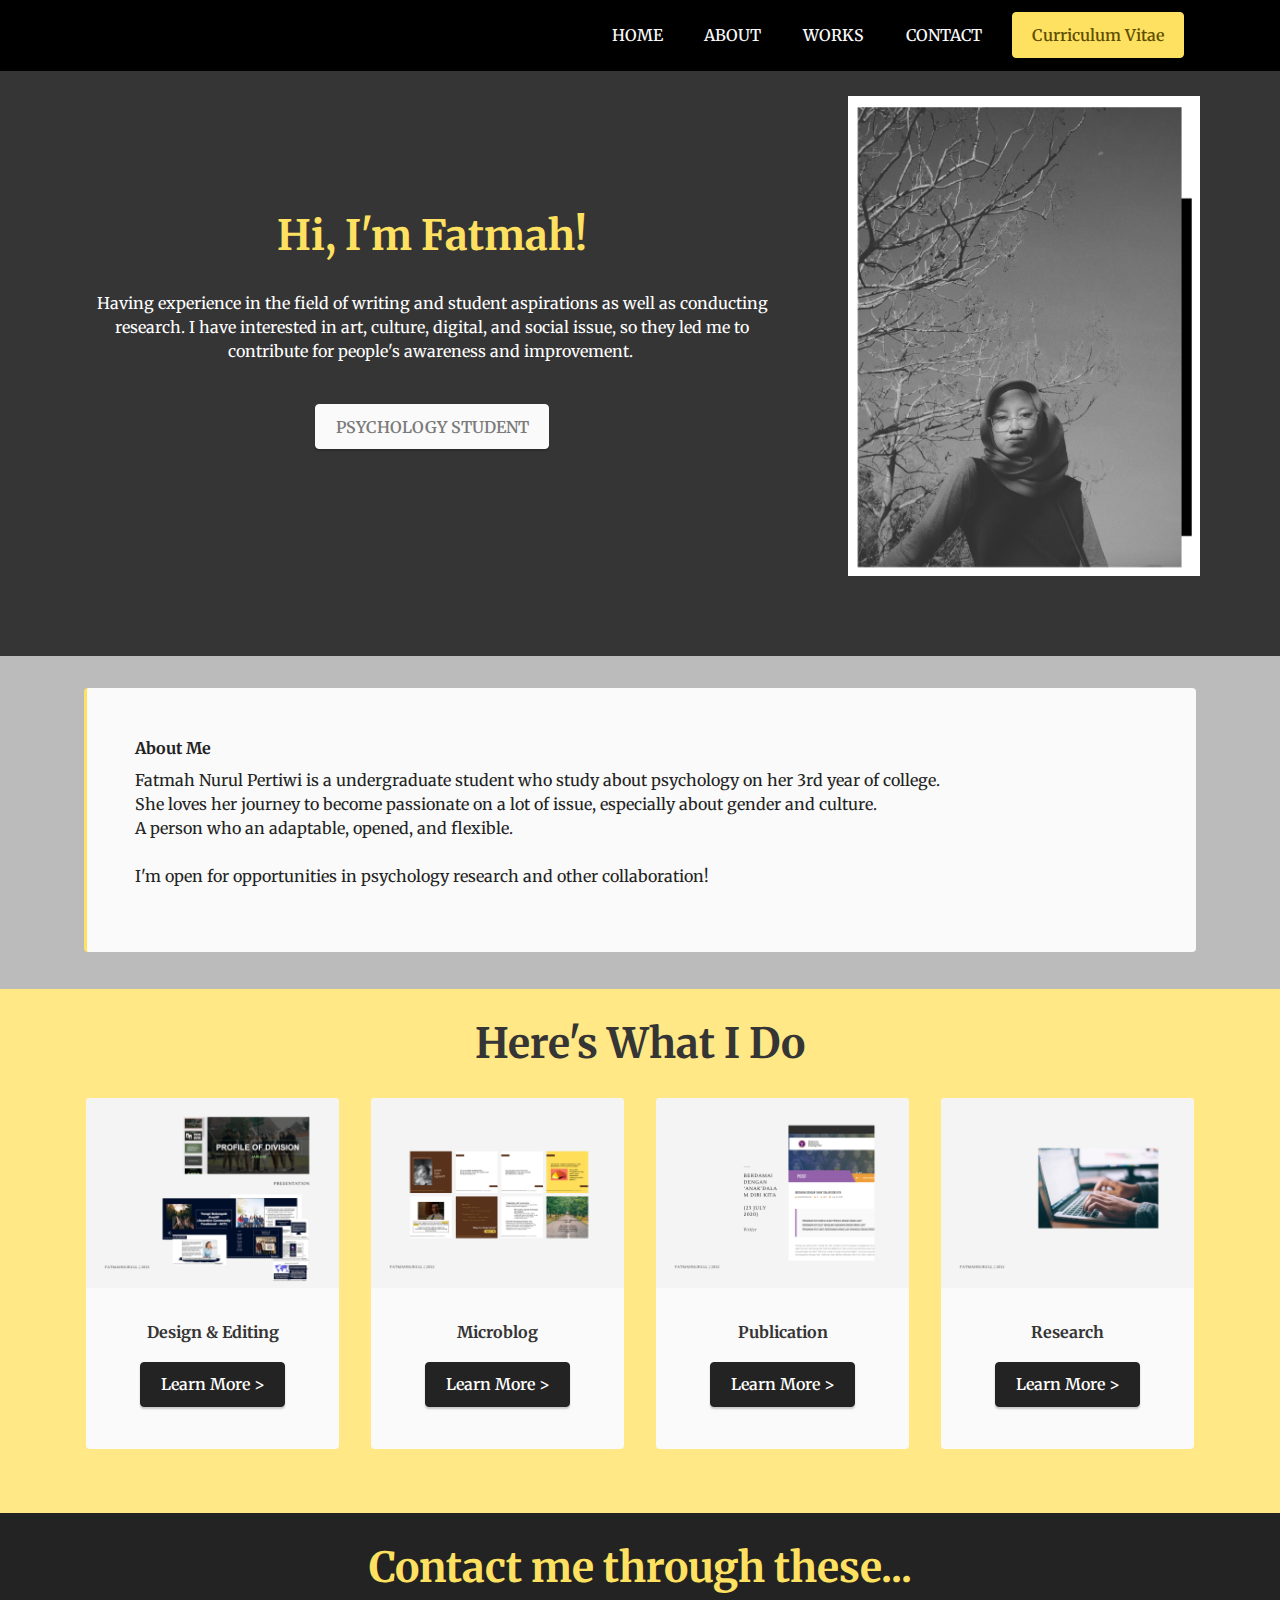
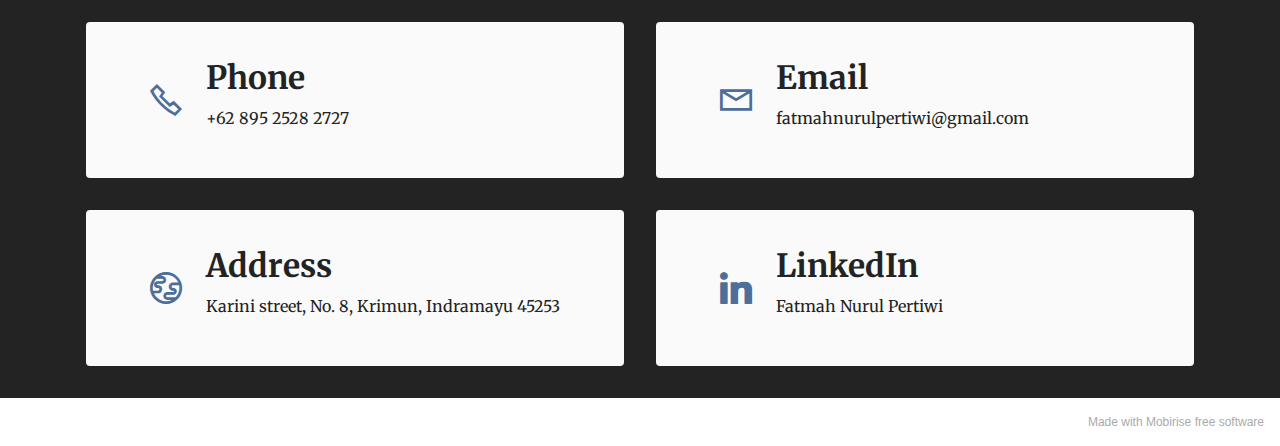
<file: index.html>
<!DOCTYPE html>
<html  >
<head>
  <!-- Site made with Mobirise Website Builder v5.6.0, https://mobirise.com -->
  <meta charset="UTF-8">
  <meta http-equiv="X-UA-Compatible" content="IE=edge">
  <meta name="generator" content="Mobirise v5.6.0, mobirise.com">
  <meta name="viewport" content="width=device-width, initial-scale=1, minimum-scale=1">
  <link rel="shortcut icon" href="assets/images/logo.png" type="image/x-icon">
  <meta name="description" content="">
  
  
  <title>Fatmah's Archive</title>
  <link rel="stylesheet" href="assets/web/assets/mobirise-icons2/mobirise2.css">
  <link rel="stylesheet" href="assets/bootstrap/css/bootstrap.min.css">
  <link rel="stylesheet" href="assets/bootstrap/css/bootstrap-grid.min.css">
  <link rel="stylesheet" href="assets/bootstrap/css/bootstrap-reboot.min.css">
  <link rel="stylesheet" href="assets/dropdown/css/style.css">
  <link rel="stylesheet" href="assets/socicon/css/styles.css">
  <link rel="stylesheet" href="assets/theme/css/style.css">
  <link rel="preload" href="https://fonts.googleapis.com/css?family=Merriweather:300,300i,400,400i,700,700i,900,900i&display=swap" as="style" onload="this.onload=null;this.rel='stylesheet'">
  <noscript><link rel="stylesheet" href="https://fonts.googleapis.com/css?family=Merriweather:300,300i,400,400i,700,700i,900,900i&display=swap"></noscript>
  <link rel="preload" as="style" href="assets/mobirise/css/mbr-additional.css"><link rel="stylesheet" href="assets/mobirise/css/mbr-additional.css" type="text/css">
  
  
  
  
</head>
<body>
  
  <section data-bs-version="5.1" class="menu menu1 cid-sFGMsvHDIa" once="menu" id="menu1-1">
    

    <nav class="navbar navbar-dropdown navbar-expand-lg">
        <div class="container">
            <div class="navbar-brand">
                
                
            </div>
            <button class="navbar-toggler" type="button" data-toggle="collapse" data-bs-toggle="collapse" data-target="#navbarSupportedContent" data-bs-target="#navbarSupportedContent" aria-controls="navbarNavAltMarkup" aria-expanded="false" aria-label="Toggle navigation">
                <div class="hamburger">
                    <span></span>
                    <span></span>
                    <span></span>
                    <span></span>
                </div>
            </button>
            <div class="collapse navbar-collapse" id="navbarSupportedContent">
                <ul class="navbar-nav nav-dropdown navbar-nav-top-padding" data-app-modern-menu="true"><li class="nav-item"><a class="nav-link link text-white text-primary display-7" href="#top">HOME</a></li><li class="nav-item"><a class="nav-link link text-white text-primary display-7" href="index.html#content7-8">ABOUT</a></li>
                    <li class="nav-item"><a class="nav-link link text-white text-primary display-7" href="index.html#features3-5">WORKS</a></li>
                    <li class="nav-item"><a class="nav-link link text-white text-primary display-7" href="index.html#contacts2-6">CONTACT</a>
                    </li></ul>
                
                <div class="navbar-buttons mbr-section-btn"><a class="btn btn-warning display-4" href="https://drive.google.com/file/d/1ojBv2ZvLdDrg3nIJwHX1r2AaYz85LVZA/view?usp=sharing">Curriculum Vitae</a></div>
            </div>
        </div>
    </nav>
</section>

<section data-bs-version="5.1" class="features15 cid-sZUHpECugF" id="features16-2">

    

    
    <div class="container-fluid">
        <div class="content-wrapper">
            <div class="row align-items-center">
                <div class="col-12 col-lg">
                    <div class="text-wrapper">
                        <h6 class="card-title mbr-fonts-style display-2"><strong>Hi, I'm Fatmah!</strong></h6>
                        <p class="mbr-text mbr-fonts-style mb-4 display-4"><br>Having experience in the field of writing and student aspirations as well as conducting research. I have interested in art, culture, digital, and social issue, so they led me to contribute for people's awareness and improvement.&nbsp;</p>
                        <div class="mbr-section-btn mt-3"><a class="btn btn-white display-4" href="https://mobiri.se">PSYCHOLOGY STUDENT</a></div>
                    </div>
                </div>
                <div class="col-12 col-lg-4">
                    <div class="image-wrapper">
                        <img src="assets/images/kelas-virtual-5.png" alt="Mobirise">
                    </div>
                </div>
            </div>
        </div>
    </div>
</section>

<section data-bs-version="5.1" class="content7 cid-sZUXt1S6oW" id="content7-8">
    
    <div class="container-fluid">
        <div class="row justify-content-center">
            <div class="col-12 col-md-11">
                <blockquote>
                <h5 class="mbr-section-title mbr-fonts-style mb-2 display-7"><strong>About Me</strong></h5>
                <p class="mbr-text mbr-fonts-style display-4">Fatmah Nurul Pertiwi is a undergraduate student who study about psychology on her 3rd year of college.<br>She loves her journey to become passionate on a lot of issue, especially about gender and culture.&nbsp;&nbsp;<br>A person who an adaptable, opened, and flexible.&nbsp;<br><br>I'm open for opportunities in psychology research and other collaboration!</p></blockquote>
            </div>
        </div>
    </div>
</section>

<section data-bs-version="5.1" class="features3 cid-sZUKRk4VJS" id="features3-5">
    
    
    <div class="container">
        <div class="mbr-section-head">
            <h4 class="mbr-section-title mbr-fonts-style align-center mb-0 display-2"><strong>Here's What I Do</strong></h4>
            
        </div>
        <div class="row mt-4">
            <div class="item features-image сol-12 col-md-6 col-lg-3 active">
                <div class="item-wrapper">
                    <div class="item-img">
                        <img src="assets/images/15-1.png" alt="" data-slide-to="0" data-bs-slide-to="0">
                    </div>
                    <div class="item-content">
                        <h5 class="item-title mbr-fonts-style display-7"><strong>Design &amp; Editing</strong></h5>
                        
                        
                    </div>
                    <div class="mbr-section-btn item-footer mt-2"><a href="Design&Editing.html" class="btn item-btn btn-black display-7" target="_blank">Learn More
                            &gt;</a></div>
                </div>
            </div><div class="item features-image сol-12 col-md-6 col-lg-3">
                <div class="item-wrapper">
                    <div class="item-img">
                        <img src="assets/images/18.png" alt="" data-slide-to="1" data-bs-slide-to="1">
                    </div>
                    <div class="item-content">
                        <h5 class="item-title mbr-fonts-style display-7"><strong>Microblog</strong></h5>
                        
                        
                    </div>
                    <div class="mbr-section-btn item-footer mt-2"><a href="microblog.html" class="btn item-btn btn-black display-7" target="_blank">Learn More
                            &gt;</a></div>
                </div>
            </div>
            
            <div class="item features-image сol-12 col-md-6 col-lg-3">
                <div class="item-wrapper">
                    <div class="item-img">
                        <img src="assets/images/8.png" alt="" data-slide-to="2" data-bs-slide-to="2">
                    </div>
                    <div class="item-content">
                        <h5 class="item-title mbr-fonts-style display-7"><strong>Publication</strong></h5>
                        
                        
                    </div>
                    <div class="mbr-section-btn item-footer mt-2"><a href="Publication.html" class="btn item-btn btn-black display-7" target="_blank">Learn More
                            &gt;</a></div>
                </div>
            </div><div class="item features-image сol-12 col-md-6 col-lg-3">
                <div class="item-wrapper">
                    <div class="item-img">
                        <img src="assets/images/white-and-black-minimalist-modelling-portfolio-presentation-2.png" alt="" data-slide-to="3" data-bs-slide-to="3">
                    </div>
                    <div class="item-content">
                        <h5 class="item-title mbr-fonts-style display-7"><strong>Research</strong></h5>
                        
                        
                    </div>
                    <div class="mbr-section-btn item-footer mt-2"><a href="" class="btn item-btn btn-black display-7" target="_blank">Learn More
                            &gt;</a></div>
                </div>
            </div>
        </div>
    </div>
</section>

<section data-bs-version="5.1" class="contacts2 cid-sZUWm6Si0r" id="contacts2-6">
    <!---->
    
    
    <div class="container">
        <div class="mbr-section-head">
            <h3 class="mbr-section-title mbr-fonts-style align-center mb-0 display-2">
                <strong>Contact me through these...</strong></h3>
            
        </div>
        <div class="row justify-content-center mt-4">
            <div class="card col-12 col-md-6">
                <div class="card-wrapper">
                    <div class="image-wrapper">
                        <span class="mbr-iconfont mobi-mbri-phone mobi-mbri"></span>
                    </div>
                    <div class="text-wrapper">
                        <h6 class="card-title mbr-fonts-style mb-1 display-5">
                            <strong>Phone</strong>
                        </h6>
                        <p class="mbr-text mbr-fonts-style display-7">+62 895 2528 2727</p>
                    </div>
                </div>
            </div>
            <div class="card col-12 col-md-6">
                <div class="card-wrapper">
                    <div class="image-wrapper">
                        <span class="mbr-iconfont mobi-mbri-letter mobi-mbri"></span>
                    </div>
                    <div class="text-wrapper">
                        <h6 class="card-title mbr-fonts-style mb-1 display-5">
                            <strong>Email</strong>
                        </h6>
                        <p class="mbr-text mbr-fonts-style display-7">fatmahnurulpertiwi@gmail.<a href="mailto:fatmahnurulpertiwi@gmail.com" class="text-black">com</a>
                        </p>
                    </div>
                </div>
            </div>
            <div class="card col-12 col-md-6">
                <div class="card-wrapper">
                    <div class="image-wrapper">
                        <span class="mbr-iconfont mobi-mbri-globe mobi-mbri"></span>
                    </div>
                    <div class="text-wrapper">
                        <h6 class="card-title mbr-fonts-style mb-1 display-5">
                            <strong>Address</strong>
                        </h6>
                        <p class="mbr-text mbr-fonts-style display-7">
                            Karini street, No. 8, Krimun, Indramayu 45253</p>
                    </div>
                </div>
            </div>
            <div class="card col-12 col-md-6">
                <div class="card-wrapper">
                    <div class="image-wrapper">
                        <span class="mbr-iconfont socicon-linkedin socicon"></span>
                    </div>
                    <div class="text-wrapper">
                        <h6 class="card-title mbr-fonts-style mb-1 display-5"><strong>LinkedIn</strong></h6>
                        <p class="mbr-text mbr-fonts-style display-7">
                            Fatmah Nurul Pertiwi</p>
                    </div>
                </div>
            </div>
        </div>
    </div>
</section><section style="background-color: #fff; font-family: -apple-system, BlinkMacSystemFont, 'Segoe UI', 'Roboto', 'Helvetica Neue', Arial, sans-serif; color:#aaa; font-size:12px; padding: 0; align-items: center; display: flex;"><a href="https://mobirise.site/q" style="flex: 1 1; height: 3rem; padding-left: 1rem;"></a><p style="flex: 0 0 auto; margin:0; padding-right:1rem;"><a href="https://mobirise.site/i" style="color:#aaa;">Made with Mobirise</a> free software</p></section><script src="assets/bootstrap/js/bootstrap.bundle.min.js"></script>  <script src="assets/smoothscroll/smooth-scroll.js"></script>  <script src="assets/ytplayer/index.js"></script>  <script src="assets/dropdown/js/navbar-dropdown.js"></script>  <script src="assets/theme/js/script.js"></script>  
  
  
</body>
</html>
</file>
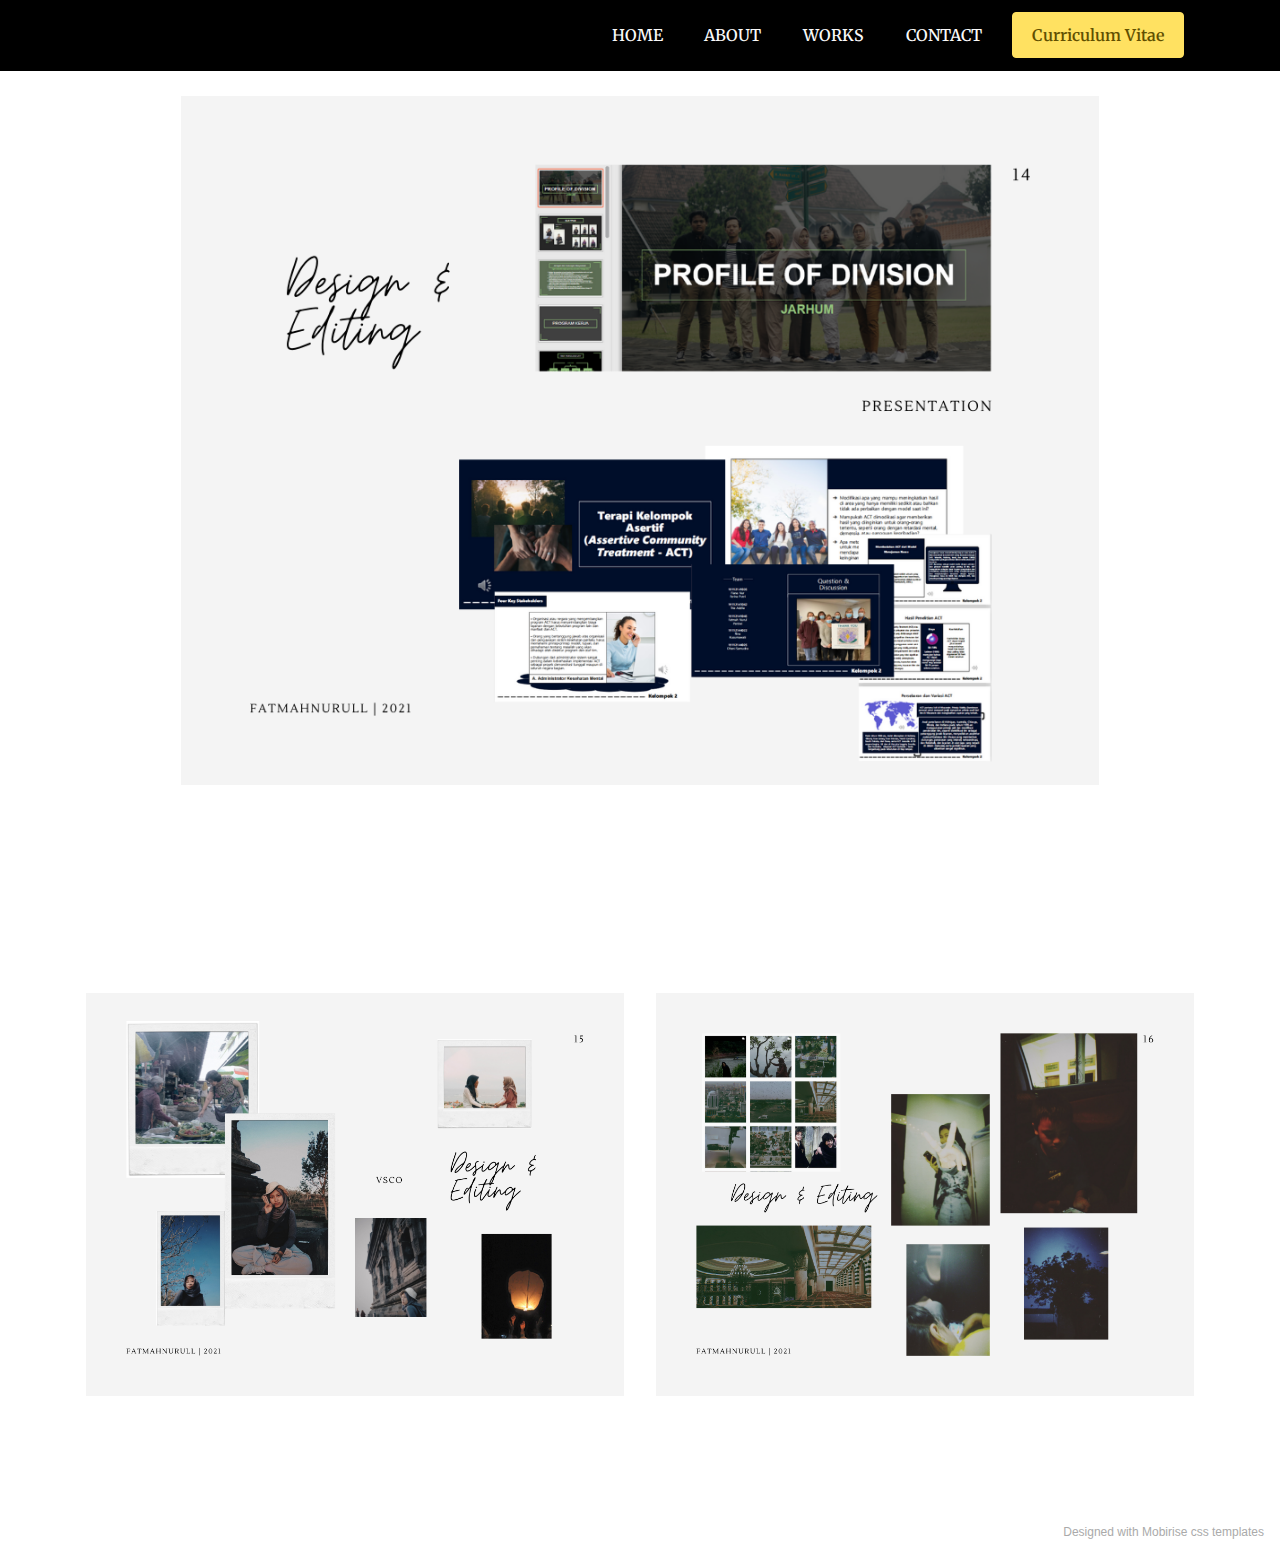
<file: Design&Editing.html>
<!DOCTYPE html>
<html  >
<head>
  <!-- Site made with Mobirise Website Builder v5.6.0, https://mobirise.com -->
  <meta charset="UTF-8">
  <meta http-equiv="X-UA-Compatible" content="IE=edge">
  <meta name="generator" content="Mobirise v5.6.0, mobirise.com">
  <meta name="viewport" content="width=device-width, initial-scale=1, minimum-scale=1">
  <link rel="shortcut icon" href="assets/images/logo.png" type="image/x-icon">
  <meta name="description" content="">
  
  
  <title>Design &amp; Editing</title>
  <link rel="stylesheet" href="assets/bootstrap/css/bootstrap.min.css">
  <link rel="stylesheet" href="assets/bootstrap/css/bootstrap-grid.min.css">
  <link rel="stylesheet" href="assets/bootstrap/css/bootstrap-reboot.min.css">
  <link rel="stylesheet" href="assets/dropdown/css/style.css">
  <link rel="stylesheet" href="assets/socicon/css/styles.css">
  <link rel="stylesheet" href="assets/theme/css/style.css">
  <link rel="preload" href="https://fonts.googleapis.com/css?family=Merriweather:300,300i,400,400i,700,700i,900,900i&display=swap" as="style" onload="this.onload=null;this.rel='stylesheet'">
  <noscript><link rel="stylesheet" href="https://fonts.googleapis.com/css?family=Merriweather:300,300i,400,400i,700,700i,900,900i&display=swap"></noscript>
  <link rel="preload" as="style" href="assets/mobirise/css/mbr-additional.css"><link rel="stylesheet" href="assets/mobirise/css/mbr-additional.css" type="text/css">
  
  
  
  
</head>
<body>
  
  <section data-bs-version="5.1" class="menu menu1 cid-sFGMsvHDIa" once="menu" id="menu1-d">
    

    <nav class="navbar navbar-dropdown navbar-expand-lg">
        <div class="container">
            <div class="navbar-brand">
                
                
            </div>
            <button class="navbar-toggler" type="button" data-toggle="collapse" data-bs-toggle="collapse" data-target="#navbarSupportedContent" data-bs-target="#navbarSupportedContent" aria-controls="navbarNavAltMarkup" aria-expanded="false" aria-label="Toggle navigation">
                <div class="hamburger">
                    <span></span>
                    <span></span>
                    <span></span>
                    <span></span>
                </div>
            </button>
            <div class="collapse navbar-collapse" id="navbarSupportedContent">
                <ul class="navbar-nav nav-dropdown navbar-nav-top-padding" data-app-modern-menu="true"><li class="nav-item"><a class="nav-link link text-white text-primary display-7" href="#top">HOME</a></li><li class="nav-item"><a class="nav-link link text-white text-primary display-7" href="index.html#content7-8">ABOUT</a></li>
                    <li class="nav-item"><a class="nav-link link text-white text-primary display-7" href="index.html#features3-5">WORKS</a></li>
                    <li class="nav-item"><a class="nav-link link text-white text-primary display-7" href="index.html#contacts2-6">CONTACT</a>
                    </li></ul>
                
                <div class="navbar-buttons mbr-section-btn"><a class="btn btn-warning display-4" href="https://drive.google.com/file/d/1ojBv2ZvLdDrg3nIJwHX1r2AaYz85LVZA/view?usp=sharing">Curriculum Vitae</a></div>
            </div>
        </div>
    </nav>
</section>

<section data-bs-version="5.1" class="image3 cid-sZVTndfnAt" id="image3-e">
    

    

    <div class="container">
        <div class="row justify-content-center">
            <div class="col-12 col-lg-10">
                <div class="image-wrapper">
                    <img src="assets/images/15-2.png" alt="Mobirise">
                    <p class="mbr-description mbr-fonts-style mt-2 align-center display-4"></p>
                </div>
            </div>
        </div>
    </div>
</section>

<section data-bs-version="5.1" class="image4 cid-sZVTtol5C9" id="image4-f">
    

    

    <div class="container">
        <div class="row">
            <div class="col-12 col-lg-6">
                <div class="image-wrapper">
                    <img src="assets/images/17-1.png" alt="Mobirise">
                    <p class="mbr-text mbr-fonts-style mt-2 align-center display-4"></p>
                </div>
            </div>
            <div class="col-12 col-lg-6">
                <div class="image-wrapper">
                    <img src="assets/images/16-1.png" alt="Mobirise">
                    <p class="mbr-text mbr-fonts-style mt-2 align-center display-4"></p>
                </div>
            </div>
        </div>
    </div>
</section><section style="background-color: #fff; font-family: -apple-system, BlinkMacSystemFont, 'Segoe UI', 'Roboto', 'Helvetica Neue', Arial, sans-serif; color:#aaa; font-size:12px; padding: 0; align-items: center; display: flex;"><a href="https://mobirise.site/v" style="flex: 1 1; height: 3rem; padding-left: 1rem;"></a><p style="flex: 0 0 auto; margin:0; padding-right:1rem;"><a href="https://mobirise.site/t" style="color:#aaa;">Designed</a> with Mobirise css templates</p></section><script src="assets/bootstrap/js/bootstrap.bundle.min.js"></script>  <script src="assets/smoothscroll/smooth-scroll.js"></script>  <script src="assets/ytplayer/index.js"></script>  <script src="assets/dropdown/js/navbar-dropdown.js"></script>  <script src="assets/theme/js/script.js"></script>  
  
  
</body>
</html>
</file>
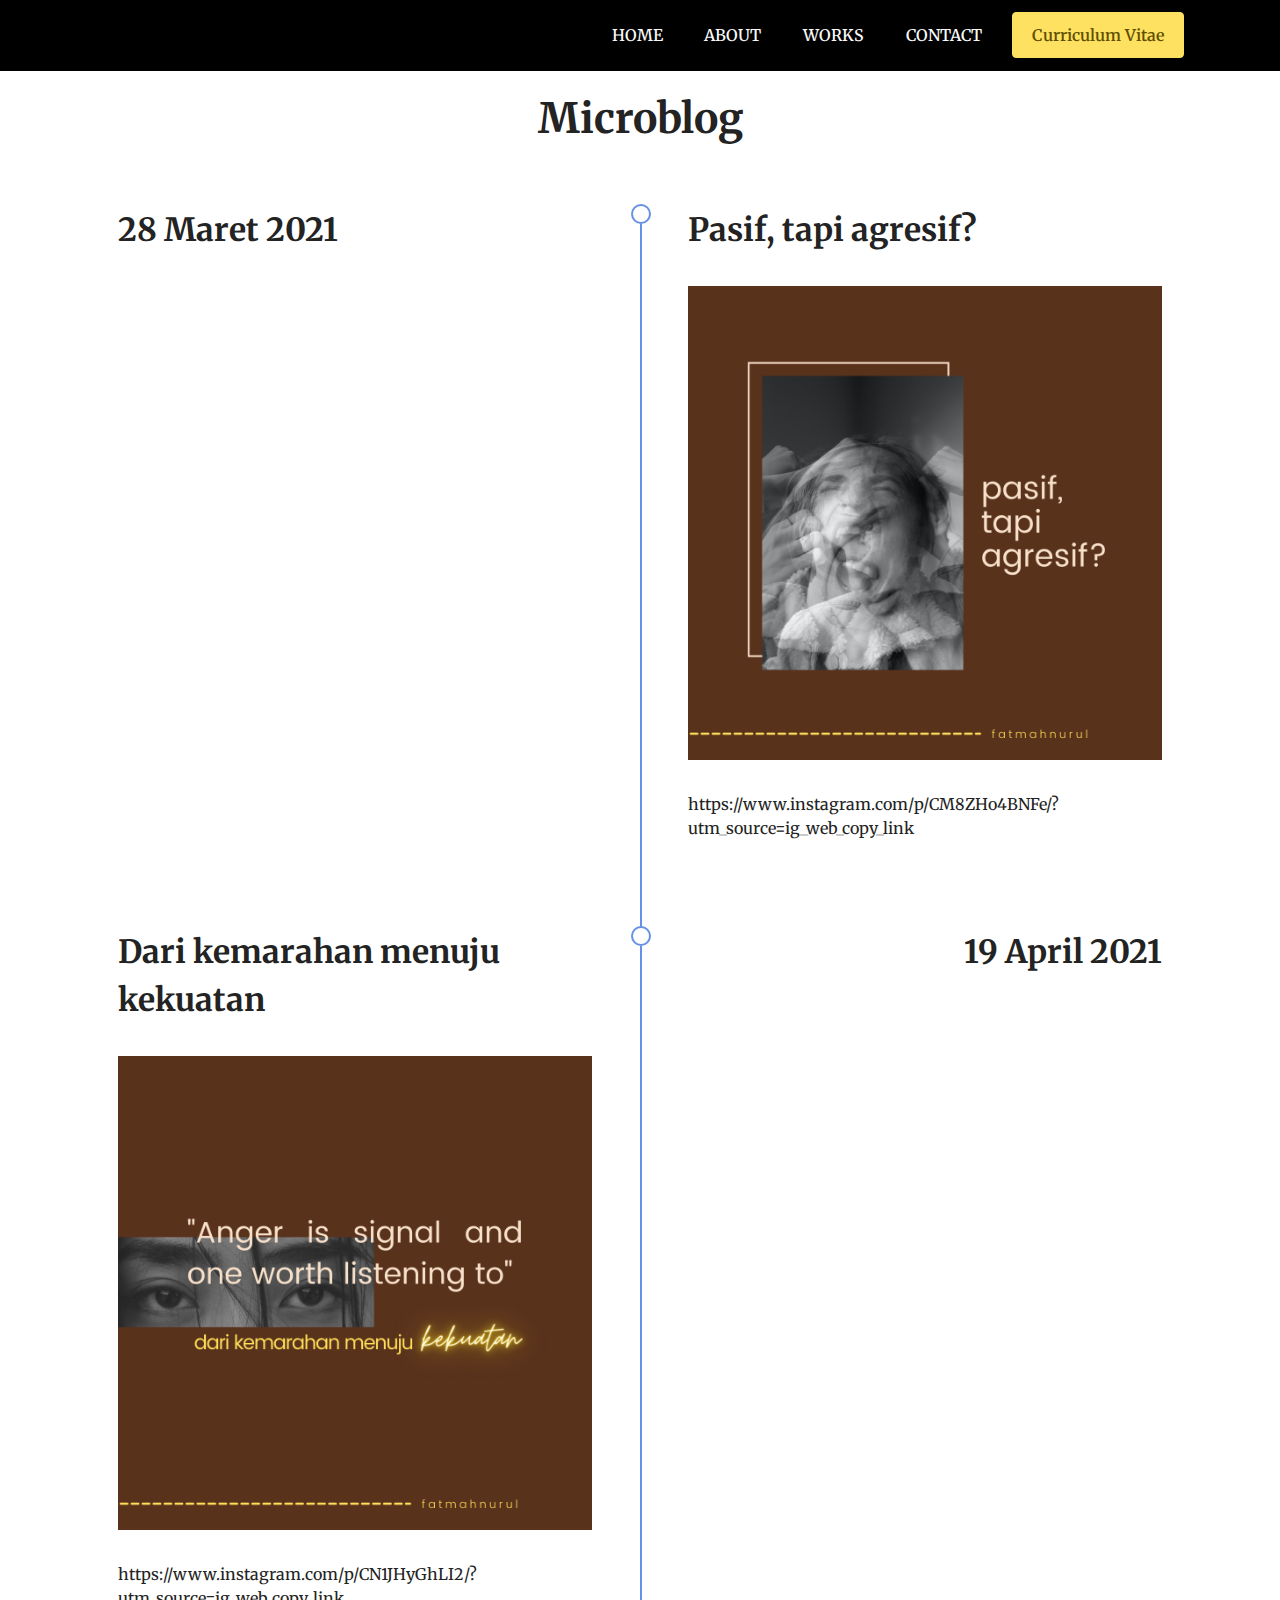
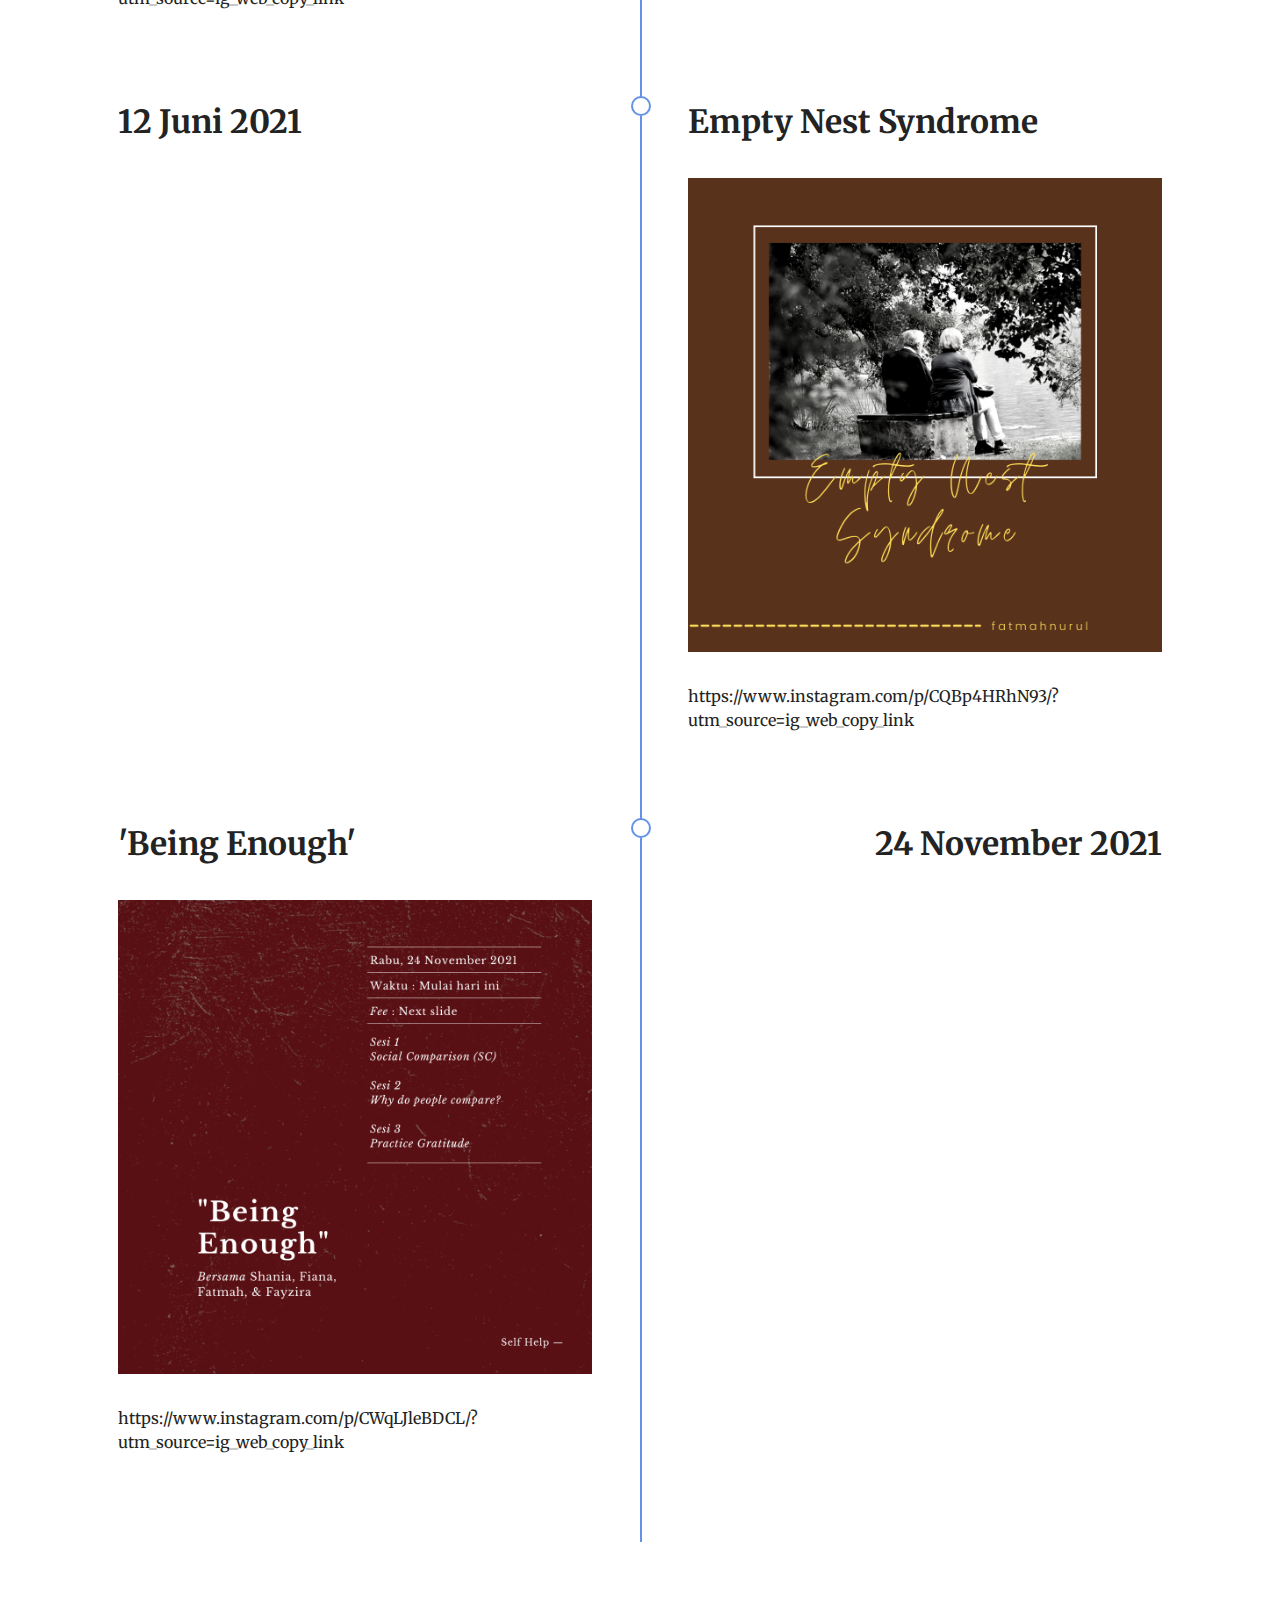
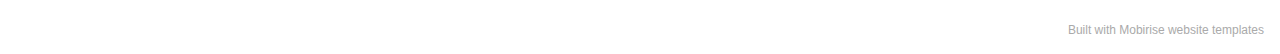
<file: microblog.html>
<!DOCTYPE html>
<html  >
<head>
  <!-- Site made with Mobirise Website Builder v5.6.0, https://mobirise.com -->
  <meta charset="UTF-8">
  <meta http-equiv="X-UA-Compatible" content="IE=edge">
  <meta name="generator" content="Mobirise v5.6.0, mobirise.com">
  <meta name="viewport" content="width=device-width, initial-scale=1, minimum-scale=1">
  <link rel="shortcut icon" href="assets/images/logo.png" type="image/x-icon">
  <meta name="description" content="">
  
  
  <title>Microblog</title>
  <link rel="stylesheet" href="assets/bootstrap/css/bootstrap.min.css">
  <link rel="stylesheet" href="assets/bootstrap/css/bootstrap-grid.min.css">
  <link rel="stylesheet" href="assets/bootstrap/css/bootstrap-reboot.min.css">
  <link rel="stylesheet" href="assets/dropdown/css/style.css">
  <link rel="stylesheet" href="assets/socicon/css/styles.css">
  <link rel="stylesheet" href="assets/theme/css/style.css">
  <link rel="preload" href="https://fonts.googleapis.com/css?family=Merriweather:300,300i,400,400i,700,700i,900,900i&display=swap" as="style" onload="this.onload=null;this.rel='stylesheet'">
  <noscript><link rel="stylesheet" href="https://fonts.googleapis.com/css?family=Merriweather:300,300i,400,400i,700,700i,900,900i&display=swap"></noscript>
  <link rel="preload" as="style" href="assets/mobirise/css/mbr-additional.css"><link rel="stylesheet" href="assets/mobirise/css/mbr-additional.css" type="text/css">
  
  
  
  
</head>
<body>
  
  <section data-bs-version="5.1" class="menu menu1 cid-sFGMsvHDIa" once="menu" id="menu1-9">
    

    <nav class="navbar navbar-dropdown navbar-expand-lg">
        <div class="container">
            <div class="navbar-brand">
                
                
            </div>
            <button class="navbar-toggler" type="button" data-toggle="collapse" data-bs-toggle="collapse" data-target="#navbarSupportedContent" data-bs-target="#navbarSupportedContent" aria-controls="navbarNavAltMarkup" aria-expanded="false" aria-label="Toggle navigation">
                <div class="hamburger">
                    <span></span>
                    <span></span>
                    <span></span>
                    <span></span>
                </div>
            </button>
            <div class="collapse navbar-collapse" id="navbarSupportedContent">
                <ul class="navbar-nav nav-dropdown navbar-nav-top-padding" data-app-modern-menu="true"><li class="nav-item"><a class="nav-link link text-white text-primary display-7" href="#top">HOME</a></li><li class="nav-item"><a class="nav-link link text-white text-primary display-7" href="index.html#content7-8">ABOUT</a></li>
                    <li class="nav-item"><a class="nav-link link text-white text-primary display-7" href="index.html#features3-5">WORKS</a></li>
                    <li class="nav-item"><a class="nav-link link text-white text-primary display-7" href="index.html#contacts2-6">CONTACT</a>
                    </li></ul>
                
                <div class="navbar-buttons mbr-section-btn"><a class="btn btn-warning display-4" href="https://drive.google.com/file/d/1ojBv2ZvLdDrg3nIJwHX1r2AaYz85LVZA/view?usp=sharing">Curriculum Vitae</a></div>
            </div>
        </div>
    </nav>
</section>

<section data-bs-version="5.1" class="timeline1 cid-sZVKZmQVMN" id="timeline1-a">
    
    
    <div class="timelines-container container" mbri-timelines="">
        <div class="mbr-section-head">
            <h3 class="mbr-section-title mbr-fonts-style align-center mb-0 display-2">
                <strong>Microblog</strong></h3>
            
        </div>
        <div class="row timeline-element mb-2 mt-4">
            <div class="timeline-date col-12 col-md-6">
                <div class="timeline-date-wrapper">
                    <p class="mbr-timeline-date mbr-fonts-style display-5"><strong>28 Maret 2021</strong></p>
                </div>
            </div>
            <span class="iconBackground"></span>
            <div class="col-12 col-md-6">
                <div class="timeline-text-wrapper">
                    <h4 class="mbr-timeline-title mbr-fonts-style mb-4 display-5">
                        <strong>Pasif, tapi agresif?</strong></h4>
                    <div class="image-wrapper mb-4">
                        <img src="assets/images/kiriman-instagram-lebaran-foto-pria-coklat.png" alt="Mobirise" title="">
                    </div>
                    <p class="mbr-text mbr-fonts-style display-7">https://www.instagram.com/p/CM8ZHo4BNFe/?utm_source=ig_web_copy_link</p>
                </div>
            </div>
        </div>
        <div class="row timeline-element mb-2">
            <div class="col-12 col-md-6">
                <div class="timeline-text-wrapper">
                    <h4 class="mbr-timeline-title mbr-fonts-style mb-4 display-5">
                        <strong>Dari kemarahan menuju kekuatan</strong></h4>
                    <div class="image-wrapper mb-4">
                        <img src="assets/images/harriet-lerner.png" alt="Mobirise" title="">
                    </div>
                    <p class="mbr-text mbr-fonts-style display-7">https://www.instagram.com/p/CN1JHyGhLI2/?utm_source=ig_web_copy_link</p>
                </div>
            </div>
            <span class="iconBackground"></span>
            <div class="timeline-date col-12 col-md-6">
                <div class="timeline-date-wrapper">
                    <p class="mbr-timeline-date mbr-fonts-style display-5"><strong>19 April 2021</strong></p>
                </div>
            </div>
        </div>
        <div class="row timeline-element mb-2">
            <div class="timeline-date col-12 col-md-6">
                <div class="timeline-date-wrapper">
                    <p class="mbr-timeline-date mbr-fonts-style display-5"><strong>12 Juni 2021</strong></p>
                </div>
            </div>
            <span class="iconBackground"></span>
            <div class="col-12 col-md-6">
                <div class="timeline-text-wrapper">
                    <h4 class="mbr-timeline-title mbr-fonts-style mb-4 display-5">
                        <strong>Empty Nest Syndrome</strong></h4>
                    <div class="image-wrapper mb-4">
                        <img src="assets/images/salinan-dari-harriet-lerner.png" alt="Mobirise" title="">
                    </div>
                    <p class="mbr-text mbr-fonts-style display-7">https://www.instagram.com/p/CQBp4HRhN93/?utm_source=ig_web_copy_link</p>
                </div>
            </div>
        </div>
        <div class="row timeline-element mb-2">
            <div class="col-12 col-md-6">
                <div class="timeline-text-wrapper">
                    <h4 class="mbr-timeline-title mbr-fonts-style mb-4 display-5">
                        <strong>'Being Enough'</strong></h4>
                    <div class="image-wrapper mb-4">
                        <img src="assets/images/kelas-menjadi-cukup.png" alt="Mobirise" title="">
                    </div>
                    <p class="mbr-text mbr-fonts-style display-7">
                        https://www.instagram.com/p/CWqLJleBDCL/?utm_source=ig_web_copy_link
                    </p>
                </div>
            </div>
            <span class="iconBackground"></span>
            <div class="timeline-date col-12 col-md-6">
                <div class="timeline-date-wrapper">
                    <p class="mbr-timeline-date mbr-fonts-style display-5">
                        <strong>24 November 2021</strong></p>
                </div>
            </div>
        </div>
        
        
        
        
        
        
        
        
    </div>
</section><section style="background-color: #fff; font-family: -apple-system, BlinkMacSystemFont, 'Segoe UI', 'Roboto', 'Helvetica Neue', Arial, sans-serif; color:#aaa; font-size:12px; padding: 0; align-items: center; display: flex;"><a href="https://mobirise.site/t" style="flex: 1 1; height: 3rem; padding-left: 1rem;"></a><p style="flex: 0 0 auto; margin:0; padding-right:1rem;">Built with Mobirise <a href="https://mobirise.site/u" style="color:#aaa;">website</a> templates</p></section><script src="assets/bootstrap/js/bootstrap.bundle.min.js"></script>  <script src="assets/smoothscroll/smooth-scroll.js"></script>  <script src="assets/ytplayer/index.js"></script>  <script src="assets/dropdown/js/navbar-dropdown.js"></script>  <script src="assets/theme/js/script.js"></script>  
  
  
</body>
</html>
</file>
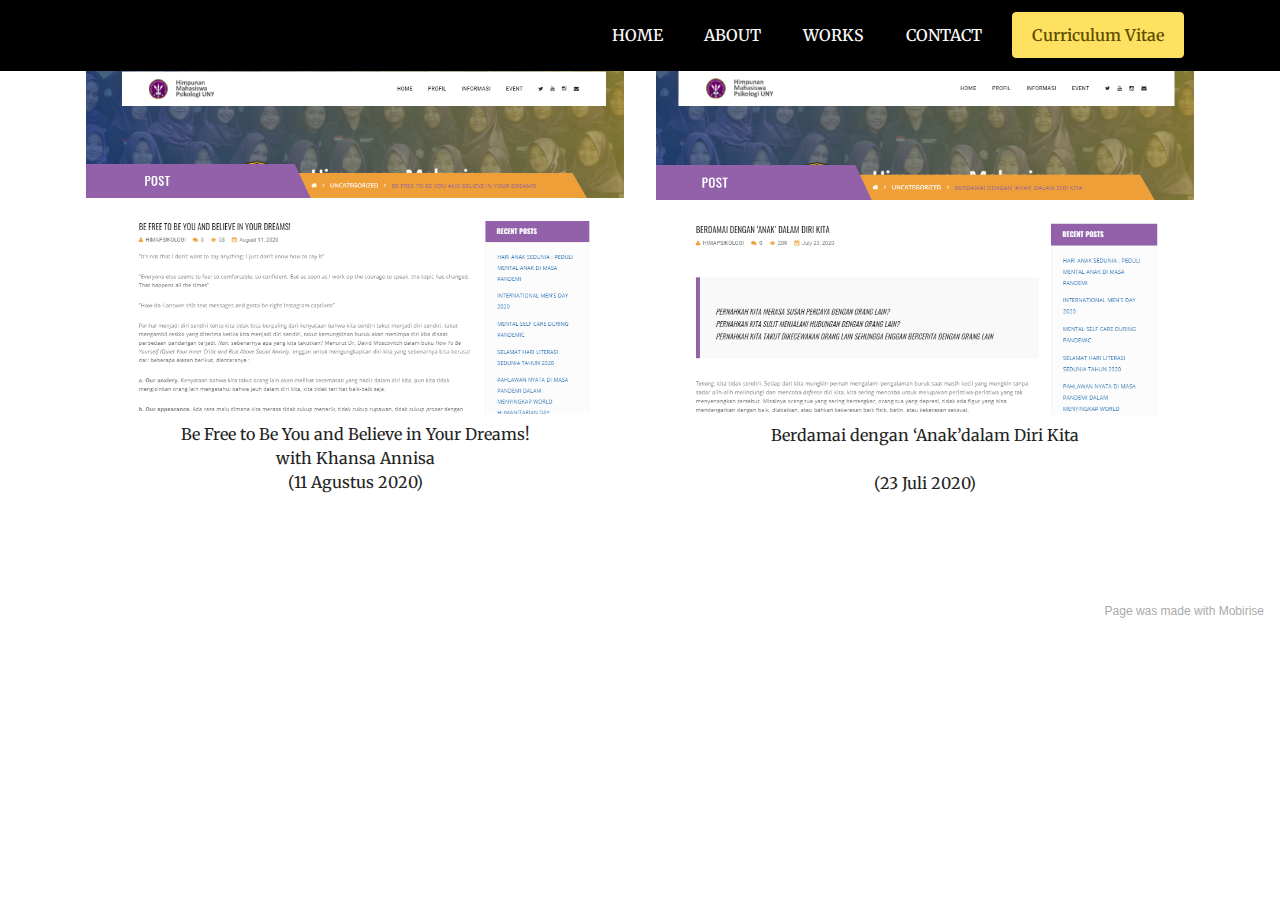
<file: Publication.html>
<!DOCTYPE html>
<html  >
<head>
  <!-- Site made with Mobirise Website Builder v5.6.0, https://mobirise.com -->
  <meta charset="UTF-8">
  <meta http-equiv="X-UA-Compatible" content="IE=edge">
  <meta name="generator" content="Mobirise v5.6.0, mobirise.com">
  <meta name="viewport" content="width=device-width, initial-scale=1, minimum-scale=1">
  <link rel="shortcut icon" href="assets/images/logo.png" type="image/x-icon">
  <meta name="description" content="">
  
  
  <title>Publication</title>
  <link rel="stylesheet" href="assets/bootstrap/css/bootstrap.min.css">
  <link rel="stylesheet" href="assets/bootstrap/css/bootstrap-grid.min.css">
  <link rel="stylesheet" href="assets/bootstrap/css/bootstrap-reboot.min.css">
  <link rel="stylesheet" href="assets/dropdown/css/style.css">
  <link rel="stylesheet" href="assets/socicon/css/styles.css">
  <link rel="stylesheet" href="assets/theme/css/style.css">
  <link rel="preload" href="https://fonts.googleapis.com/css?family=Merriweather:300,300i,400,400i,700,700i,900,900i&display=swap" as="style" onload="this.onload=null;this.rel='stylesheet'">
  <noscript><link rel="stylesheet" href="https://fonts.googleapis.com/css?family=Merriweather:300,300i,400,400i,700,700i,900,900i&display=swap"></noscript>
  <link rel="preload" as="style" href="assets/mobirise/css/mbr-additional.css"><link rel="stylesheet" href="assets/mobirise/css/mbr-additional.css" type="text/css">
  
  
  
  
</head>
<body>
  
  <section data-bs-version="5.1" class="menu menu1 cid-sFGMsvHDIa" once="menu" id="menu1-b">
    

    <nav class="navbar navbar-dropdown navbar-expand-lg">
        <div class="container">
            <div class="navbar-brand">
                
                
            </div>
            <button class="navbar-toggler" type="button" data-toggle="collapse" data-bs-toggle="collapse" data-target="#navbarSupportedContent" data-bs-target="#navbarSupportedContent" aria-controls="navbarNavAltMarkup" aria-expanded="false" aria-label="Toggle navigation">
                <div class="hamburger">
                    <span></span>
                    <span></span>
                    <span></span>
                    <span></span>
                </div>
            </button>
            <div class="collapse navbar-collapse" id="navbarSupportedContent">
                <ul class="navbar-nav nav-dropdown navbar-nav-top-padding" data-app-modern-menu="true"><li class="nav-item"><a class="nav-link link text-white text-primary display-7" href="#top">HOME</a></li><li class="nav-item"><a class="nav-link link text-white text-primary display-7" href="index.html#content7-8">ABOUT</a></li>
                    <li class="nav-item"><a class="nav-link link text-white text-primary display-7" href="index.html#features3-5">WORKS</a></li>
                    <li class="nav-item"><a class="nav-link link text-white text-primary display-7" href="index.html#contacts2-6">CONTACT</a>
                    </li></ul>
                
                <div class="navbar-buttons mbr-section-btn"><a class="btn btn-warning display-4" href="https://drive.google.com/file/d/1ojBv2ZvLdDrg3nIJwHX1r2AaYz85LVZA/view?usp=sharing">Curriculum Vitae</a></div>
            </div>
        </div>
    </nav>
</section>

<section data-bs-version="5.1" class="image5 cid-sZVQDnQ9nR" id="image5-c">
    
    
    <div class="container">
        <div class="row">
            <div class="col-12 col-md-12">
                <div class="row">
                    <div class="col-12 col-lg-6">
                        <div class="img-item mb-3">
                            <img src="assets/images/screenshot-104.png" alt="">
                            <p class="mbr-fonts-style align-center mt-2 display-7">Be Free to Be You and Believe in Your Dreams! <br>with Khansa Annisa<br>(11 Agustus 2020)</p>
                        </div>
                    </div>
                    <div class="col-12 col-lg">
                        <div class="img-item mb-3">
                            <img src="assets/images/screenshot-105.png" alt="">
                            <p class="mbr-fonts-style align-center mt-2 display-7">Berdamai dengan ‘Anak’dalam Diri Kita <br><br>(23 Juli 2020)</p>
                        </div>
                    </div>
                </div>
            </div>
        </div>
    </div>
</section><section style="background-color: #fff; font-family: -apple-system, BlinkMacSystemFont, 'Segoe UI', 'Roboto', 'Helvetica Neue', Arial, sans-serif; color:#aaa; font-size:12px; padding: 0; align-items: center; display: flex;"><a href="https://mobirise.site/t" style="flex: 1 1; height: 3rem; padding-left: 1rem;"></a><p style="flex: 0 0 auto; margin:0; padding-right:1rem;">Page was <a href="https://mobirise.site/g" style="color:#aaa;">made</a> with Mobirise</p></section><script src="assets/bootstrap/js/bootstrap.bundle.min.js"></script>  <script src="assets/smoothscroll/smooth-scroll.js"></script>  <script src="assets/ytplayer/index.js"></script>  <script src="assets/dropdown/js/navbar-dropdown.js"></script>  <script src="assets/theme/js/script.js"></script>  
  
  
</body>
</html>
</file>
<file: assets/web/assets/mobirise-icons2/mobirise2.css>
@font-face {
  font-family: 'Moririse2';
  font-display: swap;
  src:  url('mobirise2.eot?f2bix4');
  src:  url('mobirise2.eot?f2bix4#iefix') format('embedded-opentype'),
    url('mobirise2.ttf?f2bix4') format('truetype'),
    url('mobirise2.woff?f2bix4') format('woff'),
    url('mobirise2.svg?f2bix4#mobirise2') format('svg');
  font-weight: normal;
  font-style: normal;
}

[class^="mobi-"], [class*=" mobi-"] {
  /* use !important to prevent issues with browser extensions that change fonts */
  font-family: 'Moririse2' !important;
  speak: none;
  font-style: normal;
  font-weight: normal;
  font-variant: normal;
  text-transform: none;
  line-height: 1;

  /* Better Font Rendering =========== */
  -webkit-font-smoothing: antialiased;
  -moz-osx-font-smoothing: grayscale;
}

.mobi-mbri-add-submenu:before {
  content: "\e900";
}
.mobi-mbri-alert:before {
  content: "\e901";
}
.mobi-mbri-align-center:before {
  content: "\e902";
}
.mobi-mbri-align-justify:before {
  content: "\e903";
}
.mobi-mbri-align-left:before {
  content: "\e904";
}
.mobi-mbri-align-right:before {
  content: "\e905";
}
.mobi-mbri-android:before {
  content: "\e906";
}
.mobi-mbri-apple:before {
  content: "\e907";
}
.mobi-mbri-arrow-down:before {
  content: "\e908";
}
.mobi-mbri-arrow-next:before {
  content: "\e909";
}
.mobi-mbri-arrow-prev:before {
  content: "\e90a";
}
.mobi-mbri-arrow-up:before {
  content: "\e90b";
}
.mobi-mbri-bold:before {
  content: "\e90c";
}
.mobi-mbri-bookmark:before {
  content: "\e90d";
}
.mobi-mbri-bootstrap:before {
  content: "\e90e";
}
.mobi-mbri-briefcase:before {
  content: "\e90f";
}
.mobi-mbri-browse:before {
  content: "\e910";
}
.mobi-mbri-bulleted-list:before {
  content: "\e911";
}
.mobi-mbri-calendar:before {
  content: "\e912";
}
.mobi-mbri-camera:before {
  content: "\e913";
}
.mobi-mbri-cart-add:before {
  content: "\e914";
}
.mobi-mbri-cart-full:before {
  content: "\e915";
}
.mobi-mbri-cash:before {
  content: "\e916";
}
.mobi-mbri-change-style:before {
  content: "\e917";
}
.mobi-mbri-chat:before {
  content: "\e918";
}
.mobi-mbri-clock:before {
  content: "\e919";
}
.mobi-mbri-close:before {
  content: "\e91a";
}
.mobi-mbri-cloud:before {
  content: "\e91b";
}
.mobi-mbri-code:before {
  content: "\e91c";
}
.mobi-mbri-contact-form:before {
  content: "\e91d";
}
.mobi-mbri-credit-card:before {
  content: "\e91e";
}
.mobi-mbri-cursor-click:before {
  content: "\e91f";
}
.mobi-mbri-cust-feedback:before {
  content: "\e920";
}
.mobi-mbri-database:before {
  content: "\e921";
}
.mobi-mbri-delivery:before {
  content: "\e922";
}
.mobi-mbri-desktop:before {
  content: "\e923";
}
.mobi-mbri-devices:before {
  content: "\e924";
}
.mobi-mbri-down:before {
  content: "\e925";
}
.mobi-mbri-download-2:before {
  content: "\e926";
}
.mobi-mbri-download:before {
  content: "\e927";
}
.mobi-mbri-drag-n-drop-2:before {
  content: "\e928";
}
.mobi-mbri-drag-n-drop:before {
  content: "\e929";
}
.mobi-mbri-edit-2:before {
  content: "\e92a";
}
.mobi-mbri-edit:before {
  content: "\e92b";
}
.mobi-mbri-error:before {
  content: "\e92c";
}
.mobi-mbri-extension:before {
  content: "\e92d";
}
.mobi-mbri-features:before {
  content: "\e92e";
}
.mobi-mbri-file:before {
  content: "\e92f";
}
.mobi-mbri-flag:before {
  content: "\e930";
}
.mobi-mbri-folder:before {
  content: "\e931";
}
.mobi-mbri-gift:before {
  content: "\e932";
}
.mobi-mbri-github:before {
  content: "\e933";
}
.mobi-mbri-globe-2:before {
  content: "\e934";
}
.mobi-mbri-globe:before {
  content: "\e935";
}
.mobi-mbri-growing-chart:before {
  content: "\e936";
}
.mobi-mbri-hearth:before {
  content: "\e937";
}
.mobi-mbri-help:before {
  content: "\e938";
}
.mobi-mbri-home:before {
  content: "\e939";
}
.mobi-mbri-hot-cup:before {
  content: "\e93a";
}
.mobi-mbri-idea:before {
  content: "\e93b";
}
.mobi-mbri-image-gallery:before {
  content: "\e93c";
}
.mobi-mbri-image-slider:before {
  content: "\e93d";
}
.mobi-mbri-info:before {
  content: "\e93e";
}
.mobi-mbri-italic:before {
  content: "\e93f";
}
.mobi-mbri-key:before {
  content: "\e940";
}
.mobi-mbri-laptop:before {
  content: "\e941";
}
.mobi-mbri-layers:before {
  content: "\e942";
}
.mobi-mbri-left-right:before {
  content: "\e943";
}
.mobi-mbri-left:before {
  content: "\e944";
}
.mobi-mbri-letter:before {
  content: "\e945";
}
.mobi-mbri-like:before {
  content: "\e946";
}
.mobi-mbri-link:before {
  content: "\e947";
}
.mobi-mbri-lock:before {
  content: "\e948";
}
.mobi-mbri-login:before {
  content: "\e949";
}
.mobi-mbri-logout:before {
  content: "\e94a";
}
.mobi-mbri-magic-stick:before {
  content: "\e94b";
}
.mobi-mbri-map-pin:before {
  content: "\e94c";
}
.mobi-mbri-menu:before {
  content: "\e94d";
}
.mobi-mbri-mobile-2:before {
  content: "\e94e";
}
.mobi-mbri-mobile-horizontal:before {
  content: "\e94f";
}
.mobi-mbri-mobile:before {
  content: "\e950";
}
.mobi-mbri-mobirise:before {
  content: "\e951";
}
.mobi-mbri-more-horizontal:before {
  content: "\e952";
}
.mobi-mbri-more-vertical:before {
  content: "\e953";
}
.mobi-mbri-music:before {
  content: "\e954";
}
.mobi-mbri-new-file:before {
  content: "\e955";
}
.mobi-mbri-numbered-list:before {
  content: "\e956";
}
.mobi-mbri-opened-folder:before {
  content: "\e957";
}
.mobi-mbri-pages:before {
  content: "\e958";
}
.mobi-mbri-paper-plane:before {
  content: "\e959";
}
.mobi-mbri-paperclip:before {
  content: "\e95a";
}
.mobi-mbri-phone:before {
  content: "\e95b";
}
.mobi-mbri-photo:before {
  content: "\e95c";
}
.mobi-mbri-photos:before {
  content: "\e95d";
}
.mobi-mbri-pin:before {
  content: "\e95e";
}
.mobi-mbri-play:before {
  content: "\e95f";
}
.mobi-mbri-plus:before {
  content: "\e960";
}
.mobi-mbri-preview:before {
  content: "\e961";
}
.mobi-mbri-print:before {
  content: "\e962";
}
.mobi-mbri-protect:before {
  content: "\e963";
}
.mobi-mbri-question:before {
  content: "\e964";
}
.mobi-mbri-quote-left:before {
  content: "\e965";
}
.mobi-mbri-quote-right:before {
  content: "\e966";
}
.mobi-mbri-redo:before {
  content: "\e967";
}
.mobi-mbri-refresh:before {
  content: "\e968";
}
.mobi-mbri-responsive-2:before {
  content: "\e969";
}
.mobi-mbri-responsive:before {
  content: "\e96a";
}
.mobi-mbri-right:before {
  content: "\e96b";
}
.mobi-mbri-rocket:before {
  content: "\e96c";
}
.mobi-mbri-sad-face:before {
  content: "\e96d";
}
.mobi-mbri-sale:before {
  content: "\e96e";
}
.mobi-mbri-save:before {
  content: "\e96f";
}
.mobi-mbri-search:before {
  content: "\e970";
}
.mobi-mbri-setting-2:before {
  content: "\e971";
}
.mobi-mbri-setting-3:before {
  content: "\e972";
}
.mobi-mbri-setting:before {
  content: "\e973";
}
.mobi-mbri-share:before {
  content: "\e974";
}
.mobi-mbri-shopping-bag:before {
  content: "\e975";
}
.mobi-mbri-shopping-basket:before {
  content: "\e976";
}
.mobi-mbri-shopping-cart:before {
  content: "\e977";
}
.mobi-mbri-sites:before {
  content: "\e978";
}
.mobi-mbri-smile-face:before {
  content: "\e979";
}
.mobi-mbri-speed:before {
  content: "\e97a";
}
.mobi-mbri-star:before {
  content: "\e97b";
}
.mobi-mbri-success:before {
  content: "\e97c";
}
.mobi-mbri-sun:before {
  content: "\e97d";
}
.mobi-mbri-sun2:before {
  content: "\e97e";
}
.mobi-mbri-tablet-vertical:before {
  content: "\e97f";
}
.mobi-mbri-tablet:before {
  content: "\e980";
}
.mobi-mbri-target:before {
  content: "\e981";
}
.mobi-mbri-timer:before {
  content: "\e982";
}
.mobi-mbri-to-ftp:before {
  content: "\e983";
}
.mobi-mbri-to-local-drive:before {
  content: "\e984";
}
.mobi-mbri-touch-swipe:before {
  content: "\e985";
}
.mobi-mbri-touch:before {
  content: "\e986";
}
.mobi-mbri-trash:before {
  content: "\e987";
}
.mobi-mbri-underline:before {
  content: "\e988";
}
.mobi-mbri-undo:before {
  content: "\e989";
}
.mobi-mbri-unlink:before {
  content: "\e98a";
}
.mobi-mbri-unlock:before {
  content: "\e98b";
}
.mobi-mbri-up-down:before {
  content: "\e98c";
}
.mobi-mbri-up:before {
  content: "\e98d";
}
.mobi-mbri-update:before {
  content: "\e98e";
}
.mobi-mbri-upload-2:before {
  content: "\e98f";
}
.mobi-mbri-upload:before {
  content: "\e990";
}
.mobi-mbri-user-2:before {
  content: "\e991";
}
.mobi-mbri-user:before {
  content: "\e992";
}
.mobi-mbri-users:before {
  content: "\e993";
}
.mobi-mbri-video-play:before {
  content: "\e994";
}
.mobi-mbri-video:before {
  content: "\e995";
}
.mobi-mbri-watch:before {
  content: "\e996";
}
.mobi-mbri-website-theme-2:before {
  content: "\e997";
}
.mobi-mbri-website-theme:before {
  content: "\e998";
}
.mobi-mbri-wifi:before {
  content: "\e999";
}
.mobi-mbri-windows:before {
  content: "\e99a";
}
.mobi-mbri-zoom-in:before {
  content: "\e99b";
}
.mobi-mbri-zoom-out:before {
  content: "\e99c";
}
</file>
<file: assets/dropdown/css/style.css>
.navbar-dropdown {
  left: 0;
  padding: 0;
  position: absolute;
  right: 0;
  top: 0;
  transition: all 0.45s ease;
  z-index: 1030;
  background: #282828; }
  .navbar-dropdown .navbar-logo {
    margin-right: 0.8rem;
    transition: margin 0.3s ease-in-out;
    vertical-align: middle; }
    .navbar-dropdown .navbar-logo img {
      height: 3.125rem;
      transition: all 0.3s ease-in-out; }
    .navbar-dropdown .navbar-logo.mbr-iconfont {
      font-size: 3.125rem;
      line-height: 3.125rem; }
  .navbar-dropdown .navbar-caption {
    font-weight: 700;
    white-space: normal;
    vertical-align: -4px;
    line-height: 3.125rem !important; }
    .navbar-dropdown .navbar-caption, .navbar-dropdown .navbar-caption:hover {
      color: inherit;
      text-decoration: none; }
  .navbar-dropdown .mbr-iconfont + .navbar-caption {
    vertical-align: -1px; }
  .navbar-dropdown.navbar-fixed-top {
    position: fixed; }
  .navbar-dropdown .navbar-brand span {
    vertical-align: -4px; }
  .navbar-dropdown.bg-color.transparent {
    background: none; }
  .navbar-dropdown.navbar-short .navbar-brand {
    padding: 0.625rem 0; }
    .navbar-dropdown.navbar-short .navbar-brand span {
      vertical-align: -1px; }
  .navbar-dropdown.navbar-short .navbar-caption {
    line-height: 2.375rem !important;
    vertical-align: -2px; }
  .navbar-dropdown.navbar-short .navbar-logo {
    margin-right: 0.5rem; }
    .navbar-dropdown.navbar-short .navbar-logo img {
      height: 2.375rem; }
    .navbar-dropdown.navbar-short .navbar-logo.mbr-iconfont {
      font-size: 2.375rem;
      line-height: 2.375rem; }
  .navbar-dropdown.navbar-short .mbr-table-cell {
    height: 3.625rem; }
  .navbar-dropdown .navbar-close {
    left: 0.6875rem;
    position: fixed;
    top: 0.75rem;
    z-index: 1000; }
  .navbar-dropdown .hamburger-icon {
    content: "";
    display: inline-block;
    vertical-align: middle;
    width: 16px;
    -webkit-box-shadow: 0 -6px 0 1px #282828,0 0 0 1px #282828,0 6px 0 1px #282828;
    -moz-box-shadow: 0 -6px 0 1px #282828,0 0 0 1px #282828,0 6px 0 1px #282828;
    box-shadow: 0 -6px 0 1px #282828,0 0 0 1px #282828,0 6px 0 1px #282828; }

.dropdown-menu .dropdown-toggle[data-toggle="dropdown-submenu"]::after {
  border-bottom: 0.35em solid transparent;
  border-left: 0.35em solid;
  border-right: 0;
  border-top: 0.35em solid transparent;
  margin-left: 0.3rem; }

.dropdown-menu .dropdown-item:focus {
  outline: 0; }

.nav-dropdown {
  font-size: 0.75rem;
  font-weight: 500;
  height: auto !important; }
  .nav-dropdown .nav-btn {
    padding-left: 1rem; }
  .nav-dropdown .link {
    margin: .667em 1.667em;
    font-weight: 500;
    padding: 0;
    transition: color .2s ease-in-out; }
    .nav-dropdown .link.dropdown-toggle {
      margin-right: 2.583em; }
      .nav-dropdown .link.dropdown-toggle::after {
        margin-left: .25rem;
        border-top: 0.35em solid;
        border-right: 0.35em solid transparent;
        border-left: 0.35em solid transparent;
        border-bottom: 0; }
      .nav-dropdown .link.dropdown-toggle[aria-expanded="true"] {
        margin: 0;
        padding: 0.667em 3.263em  0.667em 1.667em; }
  .nav-dropdown .link::after,
  .nav-dropdown .dropdown-item::after {
    color: inherit; }
  .nav-dropdown .btn {
    font-size: 0.75rem;
    font-weight: 700;
    letter-spacing: 0;
    margin-bottom: 0;
    padding-left: 1.25rem;
    padding-right: 1.25rem; }
  .nav-dropdown .dropdown-menu {
    border-radius: 0;
    border: 0;
    left: 0;
    margin: 0;
    padding-bottom: 1.25rem;
    padding-top: 1.25rem;
    position: relative; }
  .nav-dropdown .dropdown-submenu {
    margin-left: 0.125rem;
    top: 0; }
  .nav-dropdown .dropdown-item {
    font-weight: 500;
    line-height: 2;
    padding: 0.3846em 4.615em 0.3846em 1.5385em;
    position: relative;
    transition: color .2s ease-in-out, background-color .2s ease-in-out; }
    .nav-dropdown .dropdown-item::after {
      margin-top: -0.3077em;
      position: absolute;
      right: 1.1538em;
      top: 50%; }
    .nav-dropdown .dropdown-item:focus, .nav-dropdown .dropdown-item:hover {
      background: none; }

@media (max-width: 767px) {
  .nav-dropdown.navbar-toggleable-sm {
    bottom: 0;
    display: none;
    left: 0;
    overflow-x: hidden;
    position: fixed;
    top: 0;
    transform: translateX(-100%);
    -ms-transform: translateX(-100%);
    -webkit-transform: translateX(-100%);
    width: 18.75rem;
    z-index: 999; } }
.nav-dropdown.navbar-toggleable-xl {
  bottom: 0;
  display: none;
  left: 0;
  overflow-x: hidden;
  position: fixed;
  top: 0;
  transform: translateX(-100%);
  -ms-transform: translateX(-100%);
  -webkit-transform: translateX(-100%);
  width: 18.75rem;
  z-index: 999; }

.nav-dropdown-sm {
  display: block !important;
  overflow-x: hidden;
  overflow: auto;
  padding-top: 3.875rem; }
  .nav-dropdown-sm::after {
    content: "";
    display: block;
    height: 3rem;
    width: 100%; }
  .nav-dropdown-sm.collapse.in ~ .navbar-close {
    display: block !important; }
  .nav-dropdown-sm.collapsing, .nav-dropdown-sm.collapse.in {
    transform: translateX(0);
    -ms-transform: translateX(0);
    -webkit-transform: translateX(0);
    transition: all 0.25s ease-out;
    -webkit-transition: all 0.25s ease-out;
    background: #282828; }
  .nav-dropdown-sm.collapsing[aria-expanded="false"] {
    transform: translateX(-100%);
    -ms-transform: translateX(-100%);
    -webkit-transform: translateX(-100%); }
  .nav-dropdown-sm .nav-item {
    display: block;
    margin-left: 0 !important;
    padding-left: 0; }
  .nav-dropdown-sm .link,
  .nav-dropdown-sm .dropdown-item {
    border-top: 1px dotted rgba(255, 255, 255, 0.1);
    font-size: 0.8125rem;
    line-height: 1.6;
    margin: 0 !important;
    padding: 0.875rem 2.4rem 0.875rem 1.5625rem !important;
    position: relative;
    white-space: normal; }
    .nav-dropdown-sm .link:focus, .nav-dropdown-sm .link:hover,
    .nav-dropdown-sm .dropdown-item:focus,
    .nav-dropdown-sm .dropdown-item:hover {
      background: rgba(0, 0, 0, 0.2) !important;
      color: #c0a375; }
  .nav-dropdown-sm .nav-btn {
    position: relative;
    padding: 1.5625rem 1.5625rem 0 1.5625rem; }
    .nav-dropdown-sm .nav-btn::before {
      border-top: 1px dotted rgba(255, 255, 255, 0.1);
      content: "";
      left: 0;
      position: absolute;
      top: 0;
      width: 100%; }
    .nav-dropdown-sm .nav-btn + .nav-btn {
      padding-top: 0.625rem; }
      .nav-dropdown-sm .nav-btn + .nav-btn::before {
        display: none; }
  .nav-dropdown-sm .btn {
    padding: 0.625rem 0; }
  .nav-dropdown-sm .dropdown-toggle[data-toggle="dropdown-submenu"]::after {
    margin-left: .25rem;
    border-top: 0.35em solid;
    border-right: 0.35em solid transparent;
    border-left: 0.35em solid transparent;
    border-bottom: 0; }
  .nav-dropdown-sm .dropdown-toggle[data-toggle="dropdown-submenu"][aria-expanded="true"]::after {
    border-top: 0;
    border-right: 0.35em solid transparent;
    border-left: 0.35em solid transparent;
    border-bottom: 0.35em solid; }
  .nav-dropdown-sm .dropdown-menu {
    margin: 0;
    padding: 0;
    position: relative;
    top: 0;
    left: 0;
    width: 100%;
    border: 0;
    float: none;
    border-radius: 0;
    background: none; }
  .nav-dropdown-sm .dropdown-submenu {
    left: 100%;
    margin-left: 0.125rem;
    margin-top: -1.25rem;
    top: 0; }

.navbar-toggleable-sm .nav-dropdown .dropdown-menu {
  position: absolute; }

.navbar-toggleable-sm .nav-dropdown .dropdown-submenu {
  left: 100%;
  margin-left: 0.125rem;
  margin-top: -1.25rem;
  top: 0; }

.navbar-toggleable-sm.opened .nav-dropdown .dropdown-menu {
  position: relative; }

.navbar-toggleable-sm.opened .nav-dropdown .dropdown-submenu {
  left: 0;
  margin-left: 00rem;
  margin-top: 0rem;
  top: 0; }

.is-builder .nav-dropdown.collapsing {
  transition: none !important; }
</file>
<file: assets/socicon/css/styles.css>
@charset "UTF-8";

@font-face {
  font-family: 'Socicon';
  src:  url('../fonts/socicon.eot');
  src:  url('../fonts/socicon.eot?#iefix') format('embedded-opentype'),
    url('../fonts/socicon.woff2') format('woff2'),
    url('../fonts/socicon.ttf') format('truetype'),
    url('../fonts/socicon.woff') format('woff'),
    url('../fonts/socicon.svg#socicon') format('svg');
  font-weight: normal;
  font-style: normal;
  font-display: swap;
}

[data-icon]:before {
  font-family: "socicon" !important;
  content: attr(data-icon);
  font-style: normal !important;
  font-weight: normal !important;
  font-variant: normal !important;
  text-transform: none !important;
  speak: none;
  line-height: 1;
  -webkit-font-smoothing: antialiased;
  -moz-osx-font-smoothing: grayscale;
}

[class^="socicon-"], [class*=" socicon-"] {
  /* use !important to prevent issues with browser extensions that change fonts */
  font-family: 'Socicon' !important;
  speak: none;
  font-style: normal;
  font-weight: normal;
  font-variant: normal;
  text-transform: none;
  line-height: 1;

  /* Better Font Rendering =========== */
  -webkit-font-smoothing: antialiased;
  -moz-osx-font-smoothing: grayscale;
}

.socicon-eitaa:before {
  content: "\e97c";
}
.socicon-soroush:before {
  content: "\e97d";
}
.socicon-bale:before {
  content: "\e97e";
}
.socicon-zazzle:before {
  content: "\e97b";
}
.socicon-society6:before {
  content: "\e97a";
}
.socicon-redbubble:before {
  content: "\e979";
}
.socicon-avvo:before {
  content: "\e978";
}
.socicon-stitcher:before {
  content: "\e977";
}
.socicon-googlehangouts:before {
  content: "\e974";
}
.socicon-dlive:before {
  content: "\e975";
}
.socicon-vsco:before {
  content: "\e976";
}
.socicon-flipboard:before {
  content: "\e973";
}
.socicon-ubuntu:before {
  content: "\e958";
}
.socicon-artstation:before {
  content: "\e959";
}
.socicon-invision:before {
  content: "\e95a";
}
.socicon-torial:before {
  content: "\e95b";
}
.socicon-collectorz:before {
  content: "\e95c";
}
.socicon-seenthis:before {
  content: "\e95d";
}
.socicon-googleplaymusic:before {
  content: "\e95e";
}
.socicon-debian:before {
  content: "\e95f";
}
.socicon-filmfreeway:before {
  content: "\e960";
}
.socicon-gnome:before {
  content: "\e961";
}
.socicon-itchio:before {
  content: "\e962";
}
.socicon-jamendo:before {
  content: "\e963";
}
.socicon-mix:before {
  content: "\e964";
}
.socicon-sharepoint:before {
  content: "\e965";
}
.socicon-tinder:before {
  content: "\e966";
}
.socicon-windguru:before {
  content: "\e967";
}
.socicon-cdbaby:before {
  content: "\e968";
}
.socicon-elementaryos:before {
  content: "\e969";
}
.socicon-stage32:before {
  content: "\e96a";
}
.socicon-tiktok:before {
  content: "\e96b";
}
.socicon-gitter:before {
  content: "\e96c";
}
.socicon-letterboxd:before {
  content: "\e96d";
}
.socicon-threema:before {
  content: "\e96e";
}
.socicon-splice:before {
  content: "\e96f";
}
.socicon-metapop:before {
  content: "\e970";
}
.socicon-naver:before {
  content: "\e971";
}
.socicon-remote:before {
  content: "\e972";
}
.socicon-internet:before {
  content: "\e957";
}
.socicon-moddb:before {
  content: "\e94b";
}
.socicon-indiedb:before {
  content: "\e94c";
}
.socicon-traxsource:before {
  content: "\e94d";
}
.socicon-gamefor:before {
  content: "\e94e";
}
.socicon-pixiv:before {
  content: "\e94f";
}
.socicon-myanimelist:before {
  content: "\e950";
}
.socicon-blackberry:before {
  content: "\e951";
}
.socicon-wickr:before {
  content: "\e952";
}
.socicon-spip:before {
  content: "\e953";
}
.socicon-napster:before {
  content: "\e954";
}
.socicon-beatport:before {
  content: "\e955";
}
.socicon-hackerone:before {
  content: "\e956";
}
.socicon-hackernews:before {
  content: "\e946";
}
.socicon-smashwords:before {
  content: "\e947";
}
.socicon-kobo:before {
  content: "\e948";
}
.socicon-bookbub:before {
  content: "\e949";
}
.socicon-mailru:before {
  content: "\e94a";
}
.socicon-gitlab:before {
  content: "\e945";
}
.socicon-instructables:before {
  content: "\e944";
}
.socicon-portfolio:before {
  content: "\e943";
}
.socicon-codered:before {
  content: "\e940";
}
.socicon-origin:before {
  content: "\e941";
}
.socicon-nextdoor:before {
  content: "\e942";
}
.socicon-udemy:before {
  content: "\e93f";
}
.socicon-livemaster:before {
  content: "\e93e";
}
.socicon-crunchbase:before {
  content: "\e93b";
}
.socicon-homefy:before {
  content: "\e93c";
}
.socicon-calendly:before {
  content: "\e93d";
}
.socicon-realtor:before {
  content: "\e90f";
}
.socicon-tidal:before {
  content: "\e910";
}
.socicon-qobuz:before {
  content: "\e911";
}
.socicon-natgeo:before {
  content: "\e912";
}
.socicon-mastodon:before {
  content: "\e913";
}
.socicon-unsplash:before {
  content: "\e914";
}
.socicon-homeadvisor:before {
  content: "\e915";
}
.socicon-angieslist:before {
  content: "\e916";
}
.socicon-codepen:before {
  content: "\e917";
}
.socicon-slack:before {
  content: "\e918";
}
.socicon-openaigym:before {
  content: "\e919";
}
.socicon-logmein:before {
  content: "\e91a";
}
.socicon-fiverr:before {
  content: "\e91b";
}
.socicon-gotomeeting:before {
  content: "\e91c";
}
.socicon-aliexpress:before {
  content: "\e91d";
}
.socicon-guru:before {
  content: "\e91e";
}
.socicon-appstore:before {
  content: "\e91f";
}
.socicon-homes:before {
  content: "\e920";
}
.socicon-zoom:before {
  content: "\e921";
}
.socicon-alibaba:before {
  content: "\e922";
}
.socicon-craigslist:before {
  content: "\e923";
}
.socicon-wix:before {
  content: "\e924";
}
.socicon-redfin:before {
  content: "\e925";
}
.socicon-googlecalendar:before {
  content: "\e926";
}
.socicon-shopify:before {
  content: "\e927";
}
.socicon-freelancer:before {
  content: "\e928";
}
.socicon-seedrs:before {
  content: "\e929";
}
.socicon-bing:before {
  content: "\e92a";
}
.socicon-doodle:before {
  content: "\e92b";
}
.socicon-bonanza:before {
  content: "\e92c";
}
.socicon-squarespace:before {
  content: "\e92d";
}
.socicon-toptal:before {
  content: "\e92e";
}
.socicon-gust:before {
  content: "\e92f";
}
.socicon-ask:before {
  content: "\e930";
}
.socicon-trulia:before {
  content: "\e931";
}
.socicon-loomly:before {
  content: "\e932";
}
.socicon-ghost:before {
  content: "\e933";
}
.socicon-upwork:before {
  content: "\e934";
}
.socicon-fundable:before {
  content: "\e935";
}
.socicon-booking:before {
  content: "\e936";
}
.socicon-googlemaps:before {
  content: "\e937";
}
.socicon-zillow:before {
  content: "\e938";
}
.socicon-niconico:before {
  content: "\e939";
}
.socicon-toneden:before {
  content: "\e93a";
}
.socicon-augment:before {
  content: "\e908";
}
.socicon-bitbucket:before {
  content: "\e909";
}
.socicon-fyuse:before {
  content: "\e90a";
}
.socicon-yt-gaming:before {
  content: "\e90b";
}
.socicon-sketchfab:before {
  content: "\e90c";
}
.socicon-mobcrush:before {
  content: "\e90d";
}
.socicon-microsoft:before {
  content: "\e90e";
}
.socicon-pandora:before {
  content: "\e907";
}
.socicon-messenger:before {
  content: "\e906";
}
.socicon-gamewisp:before {
  content: "\e905";
}
.socicon-bloglovin:before {
  content: "\e904";
}
.socicon-tunein:before {
  content: "\e903";
}
.socicon-gamejolt:before {
  content: "\e901";
}
.socicon-trello:before {
  content: "\e902";
}
.socicon-spreadshirt:before {
  content: "\e900";
}
.socicon-500px:before {
  content: "\e000";
}
.socicon-8tracks:before {
  content: "\e001";
}
.socicon-airbnb:before {
  content: "\e002";
}
.socicon-alliance:before {
  content: "\e003";
}
.socicon-amazon:before {
  content: "\e004";
}
.socicon-amplement:before {
  content: "\e005";
}
.socicon-android:before {
  content: "\e006";
}
.socicon-angellist:before {
  content: "\e007";
}
.socicon-apple:before {
  content: "\e008";
}
.socicon-appnet:before {
  content: "\e009";
}
.socicon-baidu:before {
  content: "\e00a";
}
.socicon-bandcamp:before {
  content: "\e00b";
}
.socicon-battlenet:before {
  content: "\e00c";
}
.socicon-mixer:before {
  content: "\e00d";
}
.socicon-bebee:before {
  content: "\e00e";
}
.socicon-bebo:before {
  content: "\e00f";
}
.socicon-behance:before {
  content: "\e010";
}
.socicon-blizzard:before {
  content: "\e011";
}
.socicon-blogger:before {
  content: "\e012";
}
.socicon-buffer:before {
  content: "\e013";
}
.socicon-chrome:before {
  content: "\e014";
}
.socicon-coderwall:before {
  content: "\e015";
}
.socicon-curse:before {
  content: "\e016";
}
.socicon-dailymotion:before {
  content: "\e017";
}
.socicon-deezer:before {
  content: "\e018";
}
.socicon-delicious:before {
  content: "\e019";
}
.socicon-deviantart:before {
  content: "\e01a";
}
.socicon-diablo:before {
  content: "\e01b";
}
.socicon-digg:before {
  content: "\e01c";
}
.socicon-discord:before {
  content: "\e01d";
}
.socicon-disqus:before {
  content: "\e01e";
}
.socicon-douban:before {
  content: "\e01f";
}
.socicon-draugiem:before {
  content: "\e020";
}
.socicon-dribbble:before {
  content: "\e021";
}
.socicon-drupal:before {
  content: "\e022";
}
.socicon-ebay:before {
  content: "\e023";
}
.socicon-ello:before {
  content: "\e024";
}
.socicon-endomodo:before {
  content: "\e025";
}
.socicon-envato:before {
  content: "\e026";
}
.socicon-etsy:before {
  content: "\e027";
}
.socicon-facebook:before {
  content: "\e028";
}
.socicon-feedburner:before {
  content: "\e029";
}
.socicon-filmweb:before {
  content: "\e02a";
}
.socicon-firefox:before {
  content: "\e02b";
}
.socicon-flattr:before {
  content: "\e02c";
}
.socicon-flickr:before {
  content: "\e02d";
}
.socicon-formulr:before {
  content: "\e02e";
}
.socicon-forrst:before {
  content: "\e02f";
}
.socicon-foursquare:before {
  content: "\e030";
}
.socicon-friendfeed:before {
  content: "\e031";
}
.socicon-github:before {
  content: "\e032";
}
.socicon-goodreads:before {
  content: "\e033";
}
.socicon-google:before {
  content: "\e034";
}
.socicon-googlescholar:before {
  content: "\e035";
}
.socicon-googlegroups:before {
  content: "\e036";
}
.socicon-googlephotos:before {
  content: "\e037";
}
.socicon-googleplus:before {
  content: "\e038";
}
.socicon-grooveshark:before {
  content: "\e039";
}
.socicon-hackerrank:before {
  content: "\e03a";
}
.socicon-hearthstone:before {
  content: "\e03b";
}
.socicon-hellocoton:before {
  content: "\e03c";
}
.socicon-heroes:before {
  content: "\e03d";
}
.socicon-smashcast:before {
  content: "\e03e";
}
.socicon-horde:before {
  content: "\e03f";
}
.socicon-houzz:before {
  content: "\e040";
}
.socicon-icq:before {
  content: "\e041";
}
.socicon-identica:before {
  content: "\e042";
}
.socicon-imdb:before {
  content: "\e043";
}
.socicon-instagram:before {
  content: "\e044";
}
.socicon-issuu:before {
  content: "\e045";
}
.socicon-istock:before {
  content: "\e046";
}
.socicon-itunes:before {
  content: "\e047";
}
.socicon-keybase:before {
  content: "\e048";
}
.socicon-lanyrd:before {
  content: "\e049";
}
.socicon-lastfm:before {
  content: "\e04a";
}
.socicon-line:before {
  content: "\e04b";
}
.socicon-linkedin:before {
  content: "\e04c";
}
.socicon-livejournal:before {
  content: "\e04d";
}
.socicon-lyft:before {
  content: "\e04e";
}
.socicon-macos:before {
  content: "\e04f";
}
.socicon-mail:before {
  content: "\e050";
}
.socicon-medium:before {
  content: "\e051";
}
.socicon-meetup:before {
  content: "\e052";
}
.socicon-mixcloud:before {
  content: "\e053";
}
.socicon-modelmayhem:before {
  content: "\e054";
}
.socicon-mumble:before {
  content: "\e055";
}
.socicon-myspace:before {
  content: "\e056";
}
.socicon-newsvine:before {
  content: "\e057";
}
.socicon-nintendo:before {
  content: "\e058";
}
.socicon-npm:before {
  content: "\e059";
}
.socicon-odnoklassniki:before {
  content: "\e05a";
}
.socicon-openid:before {
  content: "\e05b";
}
.socicon-opera:before {
  content: "\e05c";
}
.socicon-outlook:before {
  content: "\e05d";
}
.socicon-overwatch:before {
  content: "\e05e";
}
.socicon-patreon:before {
  content: "\e05f";
}
.socicon-paypal:before {
  content: "\e060";
}
.socicon-periscope:before {
  content: "\e061";
}
.socicon-persona:before {
  content: "\e062";
}
.socicon-pinterest:before {
  content: "\e063";
}
.socicon-play:before {
  content: "\e064";
}
.socicon-player:before {
  content: "\e065";
}
.socicon-playstation:before {
  content: "\e066";
}
.socicon-pocket:before {
  content: "\e067";
}
.socicon-qq:before {
  content: "\e068";
}
.socicon-quora:before {
  content: "\e069";
}
.socicon-raidcall:before {
  content: "\e06a";
}
.socicon-ravelry:before {
  content: "\e06b";
}
.socicon-reddit:before {
  content: "\e06c";
}
.socicon-renren:before {
  content: "\e06d";
}
.socicon-researchgate:before {
  content: "\e06e";
}
.socicon-residentadvisor:before {
  content: "\e06f";
}
.socicon-reverbnation:before {
  content: "\e070";
}
.socicon-rss:before {
  content: "\e071";
}
.socicon-sharethis:before {
  content: "\e072";
}
.socicon-skype:before {
  content: "\e073";
}
.socicon-slideshare:before {
  content: "\e074";
}
.socicon-smugmug:before {
  content: "\e075";
}
.socicon-snapchat:before {
  content: "\e076";
}
.socicon-songkick:before {
  content: "\e077";
}
.socicon-soundcloud:before {
  content: "\e078";
}
.socicon-spotify:before {
  content: "\e079";
}
.socicon-stackexchange:before {
  content: "\e07a";
}
.socicon-stackoverflow:before {
  content: "\e07b";
}
.socicon-starcraft:before {
  content: "\e07c";
}
.socicon-stayfriends:before {
  content: "\e07d";
}
.socicon-steam:before {
  content: "\e07e";
}
.socicon-storehouse:before {
  content: "\e07f";
}
.socicon-strava:before {
  content: "\e080";
}
.socicon-streamjar:before {
  content: "\e081";
}
.socicon-stumbleupon:before {
  content: "\e082";
}
.socicon-swarm:before {
  content: "\e083";
}
.socicon-teamspeak:before {
  content: "\e084";
}
.socicon-teamviewer:before {
  content: "\e085";
}
.socicon-technorati:before {
  content: "\e086";
}
.socicon-telegram:before {
  content: "\e087";
}
.socicon-tripadvisor:before {
  content: "\e088";
}
.socicon-tripit:before {
  content: "\e089";
}
.socicon-triplej:before {
  content: "\e08a";
}
.socicon-tumblr:before {
  content: "\e08b";
}
.socicon-twitch:before {
  content: "\e08c";
}
.socicon-twitter:before {
  content: "\e08d";
}
.socicon-uber:before {
  content: "\e08e";
}
.socicon-ventrilo:before {
  content: "\e08f";
}
.socicon-viadeo:before {
  content: "\e090";
}
.socicon-viber:before {
  content: "\e091";
}
.socicon-viewbug:before {
  content: "\e092";
}
.socicon-vimeo:before {
  content: "\e093";
}
.socicon-vine:before {
  content: "\e094";
}
.socicon-vkontakte:before {
  content: "\e095";
}
.socicon-warcraft:before {
  content: "\e096";
}
.socicon-wechat:before {
  content: "\e097";
}
.socicon-weibo:before {
  content: "\e098";
}
.socicon-whatsapp:before {
  content: "\e099";
}
.socicon-wikipedia:before {
  content: "\e09a";
}
.socicon-windows:before {
  content: "\e09b";
}
.socicon-wordpress:before {
  content: "\e09c";
}
.socicon-wykop:before {
  content: "\e09d";
}
.socicon-xbox:before {
  content: "\e09e";
}
.socicon-xing:before {
  content: "\e09f";
}
.socicon-yahoo:before {
  content: "\e0a0";
}
.socicon-yammer:before {
  content: "\e0a1";
}
.socicon-yandex:before {
  content: "\e0a2";
}
.socicon-yelp:before {
  content: "\e0a3";
}
.socicon-younow:before {
  content: "\e0a4";
}
.socicon-youtube:before {
  content: "\e0a5";
}
.socicon-zapier:before {
  content: "\e0a6";
}
.socicon-zerply:before {
  content: "\e0a7";
}
.socicon-zomato:before {
  content: "\e0a8";
}
.socicon-zynga:before {
  content: "\e0a9";
}
</file>
<file: assets/theme/css/style.css>
@charset "UTF-8";
section {
  background-color: #ffffff;
}

body {
  font-style: normal;
  line-height: 1.5;
  font-weight: 400;
  color: #232323;
  position: relative;
}

button {
  background-color: transparent;
  border-color: transparent;
}

section,
.container,
.container-fluid {
  position: relative;
  word-wrap: break-word;
}

a.mbr-iconfont:hover {
  text-decoration: none;
}

.article .lead p,
.article .lead ul,
.article .lead ol,
.article .lead pre,
.article .lead blockquote {
  margin-bottom: 0;
}

a {
  font-style: normal;
  font-weight: 400;
  cursor: pointer;
}
a, a:hover {
  text-decoration: none;
}

.mbr-section-title {
  font-style: normal;
  line-height: 1.3;
}

.mbr-section-subtitle {
  line-height: 1.3;
}

.mbr-text {
  font-style: normal;
  line-height: 1.7;
}

h1,
h2,
h3,
h4,
h5,
h6,
.display-1,
.display-2,
.display-4,
.display-5,
.display-7,
span,
p,
a {
  line-height: 1;
  word-break: break-word;
  word-wrap: break-word;
  font-weight: 400;
}

b,
strong {
  font-weight: bold;
}

input:-webkit-autofill, input:-webkit-autofill:hover, input:-webkit-autofill:focus, input:-webkit-autofill:active {
  transition-delay: 9999s;
  -webkit-transition-property: background-color, color;
  transition-property: background-color, color;
}

textarea[type=hidden] {
  display: none;
}

section {
  background-position: 50% 50%;
  background-repeat: no-repeat;
  background-size: cover;
}
section .mbr-background-video,
section .mbr-background-video-preview {
  position: absolute;
  bottom: 0;
  left: 0;
  right: 0;
  top: 0;
}

.hidden {
  visibility: hidden;
}

.mbr-z-index20 {
  z-index: 20;
}

/*! Base colors */
.mbr-white {
  color: #ffffff;
}

.mbr-black {
  color: #111111;
}

.mbr-bg-white {
  background-color: #ffffff;
}

.mbr-bg-black {
  background-color: #000000;
}

/*! Text-aligns */
.align-left {
  text-align: left;
}

.align-center {
  text-align: center;
}

.align-right {
  text-align: right;
}

/*! Font-weight  */
.mbr-light {
  font-weight: 300;
}

.mbr-regular {
  font-weight: 400;
}

.mbr-semibold {
  font-weight: 500;
}

.mbr-bold {
  font-weight: 700;
}

/*! Media  */
.media-content {
  flex-basis: 100%;
}

.media-container-row {
  display: flex;
  flex-direction: row;
  flex-wrap: wrap;
  justify-content: center;
  align-content: center;
  align-items: start;
}
.media-container-row .media-size-item {
  width: 400px;
}

.media-container-column {
  display: flex;
  flex-direction: column;
  flex-wrap: wrap;
  justify-content: center;
  align-content: center;
  align-items: stretch;
}
.media-container-column > * {
  width: 100%;
}

@media (min-width: 992px) {
  .media-container-row {
    flex-wrap: nowrap;
  }
}
figure {
  margin-bottom: 0;
  overflow: hidden;
}

figure[mbr-media-size] {
  transition: width 0.1s;
}

img,
iframe {
  display: block;
  width: 100%;
}

.card {
  background-color: transparent;
  border: none;
}

.card-box {
  width: 100%;
}

.card-img {
  text-align: center;
  flex-shrink: 0;
  -webkit-flex-shrink: 0;
}

.media {
  max-width: 100%;
  margin: 0 auto;
}

.mbr-figure {
  align-self: center;
}

.media-container > div {
  max-width: 100%;
}

.mbr-figure img,
.card-img img {
  width: 100%;
}

@media (max-width: 991px) {
  .media-size-item {
    width: auto !important;
  }

  .media {
    width: auto;
  }

  .mbr-figure {
    width: 100% !important;
  }
}
/*! Buttons */
.mbr-section-btn {
  margin-left: -0.6rem;
  margin-right: -0.6rem;
  font-size: 0;
}

.btn {
  font-weight: 600;
  border-width: 1px;
  font-style: normal;
  margin: 0.6rem 0.6rem;
  white-space: normal;
  transition: all 0.2s ease-in-out;
  display: inline-flex;
  align-items: center;
  justify-content: center;
  word-break: break-word;
}

.btn-sm {
  font-weight: 600;
  letter-spacing: 0px;
  transition: all 0.3s ease-in-out;
}

.btn-md {
  font-weight: 600;
  letter-spacing: 0px;
  transition: all 0.3s ease-in-out;
}

.btn-lg {
  font-weight: 600;
  letter-spacing: 0px;
  transition: all 0.3s ease-in-out;
}

.btn-form {
  margin: 0;
}
.btn-form:hover {
  cursor: pointer;
}

nav .mbr-section-btn {
  margin-left: 0rem;
  margin-right: 0rem;
}

/*! Btn icon margin */
.btn .mbr-iconfont,
.btn.btn-sm .mbr-iconfont {
  order: 1;
  cursor: pointer;
  margin-left: 0.5rem;
  vertical-align: sub;
}

.btn.btn-md .mbr-iconfont,
.btn.btn-md .mbr-iconfont {
  margin-left: 0.8rem;
}

.mbr-regular {
  font-weight: 400;
}

.mbr-semibold {
  font-weight: 500;
}

.mbr-bold {
  font-weight: 700;
}

[type=submit] {
  -webkit-appearance: none;
}

/*! Full-screen */
.mbr-fullscreen .mbr-overlay {
  min-height: 100vh;
}

.mbr-fullscreen {
  display: flex;
  display: -moz-flex;
  display: -ms-flex;
  display: -o-flex;
  align-items: center;
  min-height: 100vh;
  padding-top: 3rem;
  padding-bottom: 3rem;
}

/*! Map */
.map {
  height: 25rem;
  position: relative;
}
.map iframe {
  width: 100%;
  height: 100%;
}

/*! Scroll to top arrow */
.mbr-arrow-up {
  bottom: 25px;
  right: 90px;
  position: fixed;
  text-align: right;
  z-index: 5000;
  color: #ffffff;
  font-size: 22px;
}

.mbr-arrow-up a {
  background: rgba(0, 0, 0, 0.2);
  border-radius: 50%;
  color: #fff;
  display: inline-block;
  height: 60px;
  width: 60px;
  border: 2px solid #fff;
  outline-style: none !important;
  position: relative;
  text-decoration: none;
  transition: all 0.3s ease-in-out;
  cursor: pointer;
  text-align: center;
}
.mbr-arrow-up a:hover {
  background-color: rgba(0, 0, 0, 0.4);
}
.mbr-arrow-up a i {
  line-height: 60px;
}

.mbr-arrow-up-icon {
  display: block;
  color: #fff;
}

.mbr-arrow-up-icon::before {
  content: "›";
  display: inline-block;
  font-family: serif;
  font-size: 22px;
  line-height: 1;
  font-style: normal;
  position: relative;
  top: 6px;
  left: -4px;
  transform: rotate(-90deg);
}

/*! Arrow Down */
.mbr-arrow {
  position: absolute;
  bottom: 45px;
  left: 50%;
  width: 60px;
  height: 60px;
  cursor: pointer;
  background-color: rgba(80, 80, 80, 0.5);
  border-radius: 50%;
  transform: translateX(-50%);
}
@media (max-width: 767px) {
  .mbr-arrow {
    display: none;
  }
}
.mbr-arrow > a {
  display: inline-block;
  text-decoration: none;
  outline-style: none;
  -webkit-animation: arrowdown 1.7s ease-in-out infinite;
          animation: arrowdown 1.7s ease-in-out infinite;
  color: #ffffff;
}
.mbr-arrow > a > i {
  position: absolute;
  top: -2px;
  left: 15px;
  font-size: 2rem;
}

#scrollToTop a i::before {
  content: "";
  position: absolute;
  display: block;
  border-bottom: 2.5px solid #fff;
  border-left: 2.5px solid #fff;
  width: 27.8%;
  height: 27.8%;
  left: 50%;
  top: 51%;
  transform: translateY(-30%) translateX(-50%) rotate(135deg);
}

@keyframes arrowdown {
  0% {
    transform: translateY(0px);
  }
  50% {
    transform: translateY(-5px);
  }
  100% {
    transform: translateY(0px);
  }
}
@-webkit-keyframes arrowdown {
  0% {
    transform: translateY(0px);
  }
  50% {
    transform: translateY(-5px);
  }
  100% {
    transform: translateY(0px);
  }
}
@media (max-width: 500px) {
  .mbr-arrow-up {
    left: 0;
    right: 0;
    text-align: center;
  }
}
/*Gradients animation*/
@keyframes gradient-animation {
  from {
    background-position: 0% 100%;
    -webkit-animation-timing-function: ease-in-out;
            animation-timing-function: ease-in-out;
  }
  to {
    background-position: 100% 0%;
    -webkit-animation-timing-function: ease-in-out;
            animation-timing-function: ease-in-out;
  }
}
@-webkit-keyframes gradient-animation {
  from {
    background-position: 0% 100%;
    -webkit-animation-timing-function: ease-in-out;
            animation-timing-function: ease-in-out;
  }
  to {
    background-position: 100% 0%;
    -webkit-animation-timing-function: ease-in-out;
            animation-timing-function: ease-in-out;
  }
}
.bg-gradient {
  background-size: 200% 200%;
  animation: gradient-animation 5s infinite alternate;
  -webkit-animation: gradient-animation 5s infinite alternate;
}

.menu .navbar-brand {
  display: -webkit-flex;
}
.menu .navbar-brand span {
  display: flex;
  display: -webkit-flex;
}
.menu .navbar-brand .navbar-caption-wrap {
  display: -webkit-flex;
}
.menu .navbar-brand .navbar-logo img {
  display: -webkit-flex;
  width: auto;
}
@media (min-width: 768px) and (max-width: 991px) {
  .menu .navbar-toggleable-sm .navbar-nav {
    display: -ms-flexbox;
  }
}
@media (max-width: 991px) {
  .menu .navbar-collapse {
    max-height: 93.5vh;
  }
  .menu .navbar-collapse.show {
    overflow: auto;
  }
}
@media (min-width: 992px) {
  .menu .navbar-nav.nav-dropdown {
    display: -webkit-flex;
  }
  .menu .navbar-toggleable-sm .navbar-collapse {
    display: -webkit-flex !important;
  }
  .menu .collapsed .navbar-collapse {
    max-height: 93.5vh;
  }
  .menu .collapsed .navbar-collapse.show {
    overflow: auto;
  }
}
@media (max-width: 767px) {
  .menu .navbar-collapse {
    max-height: 80vh;
  }
}

.nav-link .mbr-iconfont {
  margin-right: 0.5rem;
}

.navbar {
  display: -webkit-flex;
  -webkit-flex-wrap: wrap;
  -webkit-align-items: center;
  -webkit-justify-content: space-between;
}

.navbar-collapse {
  -webkit-flex-basis: 100%;
  -webkit-flex-grow: 1;
  -webkit-align-items: center;
}

.nav-dropdown .link {
  padding: 0.667em 1.667em !important;
  margin: 0 !important;
}

.nav {
  display: -webkit-flex;
  -webkit-flex-wrap: wrap;
}

.row {
  display: -webkit-flex;
  -webkit-flex-wrap: wrap;
}

.justify-content-center {
  -webkit-justify-content: center;
}

.form-inline {
  display: -webkit-flex;
}

.card-wrapper {
  -webkit-flex: 1;
}

.carousel-control {
  z-index: 10;
  display: -webkit-flex;
}

.carousel-controls {
  display: -webkit-flex;
}

.media {
  display: -webkit-flex;
}

.form-group:focus {
  outline: none;
}

.jq-selectbox__select {
  padding: 7px 0;
  position: relative;
}

.jq-selectbox__dropdown {
  overflow: hidden;
  border-radius: 10px;
  position: absolute;
  top: 100%;
  left: 0 !important;
  width: 100% !important;
}

.jq-selectbox__trigger-arrow {
  right: 0;
  transform: translateY(-50%);
}

.jq-selectbox li {
  padding: 1.07em 0.5em;
}

input[type=range] {
  padding-left: 0 !important;
  padding-right: 0 !important;
}

.modal-dialog,
.modal-content {
  height: 100%;
}

.modal-dialog .carousel-inner {
  height: calc(100vh - 1.75rem);
}
@media (max-width: 575px) {
  .modal-dialog .carousel-inner {
    height: calc(100vh - 1rem);
  }
}

.carousel-item {
  text-align: center;
}

.carousel-item img {
  margin: auto;
}

.navbar-toggler {
  align-self: flex-start;
  padding: 0.25rem 0.75rem;
  font-size: 1.25rem;
  line-height: 1;
  background: transparent;
  border: 1px solid transparent;
  border-radius: 0.25rem;
}

.navbar-toggler:focus,
.navbar-toggler:hover {
  text-decoration: none;
  box-shadow: none;
}

.navbar-toggler-icon {
  display: inline-block;
  width: 1.5em;
  height: 1.5em;
  vertical-align: middle;
  content: "";
  background: no-repeat center center;
  background-size: 100% 100%;
}

.navbar-toggler-left {
  position: absolute;
  left: 1rem;
}

.navbar-toggler-right {
  position: absolute;
  right: 1rem;
}

.card-img {
  width: auto;
}

.menu .navbar.collapsed:not(.beta-menu) {
  flex-direction: column;
}

.carousel-item.active,
.carousel-item-next,
.carousel-item-prev {
  display: flex;
}

.note-air-layout .dropup .dropdown-menu,
.note-air-layout .navbar-fixed-bottom .dropdown .dropdown-menu {
  bottom: initial !important;
}

html,
body {
  height: auto;
  min-height: 100vh;
}

.dropup .dropdown-toggle::after {
  display: none;
}

.form-asterisk {
  font-family: initial;
  position: absolute;
  top: -2px;
  font-weight: normal;
}

.form-control-label {
  position: relative;
  cursor: pointer;
  margin-bottom: 0.357em;
  padding: 0;
}

.alert {
  color: #ffffff;
  border-radius: 0;
  border: 0;
  font-size: 1.1rem;
  line-height: 1.5;
  margin-bottom: 1.875rem;
  padding: 1.25rem;
  position: relative;
  text-align: center;
}
.alert.alert-form::after {
  background-color: inherit;
  bottom: -7px;
  content: "";
  display: block;
  height: 14px;
  left: 50%;
  margin-left: -7px;
  position: absolute;
  transform: rotate(45deg);
  width: 14px;
}

.form-control {
  background-color: #ffffff;
  background-clip: border-box;
  color: #232323;
  line-height: 1rem !important;
  height: auto;
  padding: 0.6rem 1.2rem;
  transition: border-color 0.25s ease 0s;
  border: 1px solid transparent !important;
  border-radius: 4px;
  box-shadow: rgba(0, 0, 0, 0.07) 0px 1px 1px 0px, rgba(0, 0, 0, 0.07) 0px 1px 3px 0px, rgba(0, 0, 0, 0.03) 0px 0px 0px 1px;
}
.form-active .form-control:invalid {
  border-color: red;
}

form .row {
  margin-left: -0.6rem;
  margin-right: -0.6rem;
}
form .row [class*=col] {
  padding-left: 0.6rem;
  padding-right: 0.6rem;
}

form .mbr-section-btn {
  margin: 0;
  padding-left: 0.6rem;
  padding-right: 0.6rem;
}

form .btn {
  display: flex;
  padding: 0.6rem 1.2rem;
  margin: 0;
}

form .form-check-input {
  margin-top: 0.5;
}

textarea.form-control {
  line-height: 1.5rem !important;
}

.form-group {
  margin-bottom: 1.2rem;
}

.form-control,
form .btn {
  min-height: 48px;
}

.gdpr-block label span.textGDPR input[name=gdpr] {
  top: 7px;
}

.form-control:focus {
  box-shadow: none;
}

:focus {
  outline: none;
}

.mbr-overlay {
  background-color: #000;
  bottom: 0;
  left: 0;
  opacity: 0.5;
  position: absolute;
  right: 0;
  top: 0;
  z-index: 0;
  pointer-events: none;
}

blockquote {
  font-style: italic;
  padding: 3rem;
  font-size: 1.09rem;
  position: relative;
  border-left: 3px solid;
}

ul,
ol,
pre,
blockquote {
  margin-bottom: 2.3125rem;
}

.mt-4 {
  margin-top: 2rem !important;
}

.mb-4 {
  margin-bottom: 2rem !important;
}

@media (min-width: 992px) {
  .container {
    padding-left: 16px;
    padding-right: 16px;
  }

  .row {
    margin-left: -16px;
    margin-right: -16px;
  }
  .row > [class*=col] {
    padding-left: 16px;
    padding-right: 16px;
  }
}
@media (min-width: 768px) {
  .container-fluid {
    padding-left: 32px;
    padding-right: 32px;
  }
}
@media (min-width: 768px) and (max-width: 991px) {
  .mbr-container {
    padding-left: 32px;
    padding-right: 32px;
  }
}
@media (max-width: 767px) {
  .mbr-container {
    padding-left: 16px;
    padding-right: 16px;
  }
}
.card-wrapper,
.item-wrapper {
  overflow: hidden;
}

.app-video-wrapper > img {
  opacity: 1;
}

.item {
  position: relative;
}

.dropdown-menu .dropdown-menu {
  left: 100%;
}

.dropdown-item + .dropdown-menu {
  display: none;
}

.dropdown-item:hover + .dropdown-menu,
.dropdown-menu:hover {
  display: block;
}

@media (min-aspect-ratio: 16/9) {
  .mbr-video-foreground {
    height: 300% !important;
    top: -100% !important;
  }
}
@media (max-aspect-ratio: 16/9) {
  .mbr-video-foreground {
    width: 300% !important;
    left: -100% !important;
  }
}.engine {
	position: absolute;
	text-indent: -2400px;
	text-align: center;
	padding: 0;
	top: 0;
	left: -2400px;
}
</file>
<file: assets/mobirise/css/mbr-additional.css>
body {
  font-family: Jost;
}
.display-1 {
  font-family: 'Merriweather', serif;
  font-size: 4.6rem;
  line-height: 1.1;
}
.display-1 > .mbr-iconfont {
  font-size: 5.75rem;
}
.display-2 {
  font-family: 'Merriweather', serif;
  font-size: 2.6rem;
  line-height: 1.1;
}
.display-2 > .mbr-iconfont {
  font-size: 3.25rem;
}
.display-4 {
  font-family: 'Merriweather', serif;
  font-size: 1rem;
  line-height: 1.5;
}
.display-4 > .mbr-iconfont {
  font-size: 1.25rem;
}
.display-5 {
  font-family: 'Merriweather', serif;
  font-size: 2rem;
  line-height: 1.5;
}
.display-5 > .mbr-iconfont {
  font-size: 2.5rem;
}
.display-7 {
  font-family: 'Merriweather', serif;
  font-size: 1rem;
  line-height: 1.5;
}
.display-7 > .mbr-iconfont {
  font-size: 1.25rem;
}
/* ---- Fluid typography for mobile devices ---- */
/* 1.4 - font scale ratio ( bootstrap == 1.42857 ) */
/* 100vw - current viewport width */
/* (48 - 20)  48 == 48rem == 768px, 20 == 20rem == 320px(minimal supported viewport) */
/* 0.65 - min scale variable, may vary */
@media (max-width: 992px) {
  .display-1 {
    font-size: 3.68rem;
  }
}
@media (max-width: 768px) {
  .display-1 {
    font-size: 3.22rem;
    font-size: calc( 2.26rem + (4.6 - 2.26) * ((100vw - 20rem) / (48 - 20)));
    line-height: calc( 1.1 * (2.26rem + (4.6 - 2.26) * ((100vw - 20rem) / (48 - 20))));
  }
  .display-2 {
    font-size: 2.08rem;
    font-size: calc( 1.56rem + (2.6 - 1.56) * ((100vw - 20rem) / (48 - 20)));
    line-height: calc( 1.3 * (1.56rem + (2.6 - 1.56) * ((100vw - 20rem) / (48 - 20))));
  }
  .display-4 {
    font-size: 0.8rem;
    font-size: calc( 1rem + (1 - 1) * ((100vw - 20rem) / (48 - 20)));
    line-height: calc( 1.4 * (1rem + (1 - 1) * ((100vw - 20rem) / (48 - 20))));
  }
  .display-5 {
    font-size: 1.6rem;
    font-size: calc( 1.35rem + (2 - 1.35) * ((100vw - 20rem) / (48 - 20)));
    line-height: calc( 1.4 * (1.35rem + (2 - 1.35) * ((100vw - 20rem) / (48 - 20))));
  }
  .display-7 {
    font-size: 0.8rem;
    font-size: calc( 1rem + (1 - 1) * ((100vw - 20rem) / (48 - 20)));
    line-height: calc( 1.4 * (1rem + (1 - 1) * ((100vw - 20rem) / (48 - 20))));
  }
}
/* Buttons */
.btn {
  padding: 0.6rem 1.2rem;
  border-radius: 4px;
}
.btn-sm {
  padding: 0.6rem 1.2rem;
  border-radius: 4px;
}
.btn-md {
  padding: 0.6rem 1.2rem;
  border-radius: 4px;
}
.btn-lg {
  padding: 1rem 2.6rem;
  border-radius: 4px;
}
.bg-primary {
  background-color: #4d6d9a !important;
}
.bg-success {
  background-color: #40b0bf !important;
}
.bg-info {
  background-color: #47b5ed !important;
}
.bg-warning {
  background-color: #ffe161 !important;
}
.bg-danger {
  background-color: #ff9966 !important;
}
.btn-primary,
.btn-primary:active {
  background-color: #4d6d9a !important;
  border-color: #4d6d9a !important;
  color: #ffffff !important;
  box-shadow: 0 2px 2px 0 rgba(0, 0, 0, 0.2);
}
.btn-primary:hover,
.btn-primary:focus,
.btn-primary.focus,
.btn-primary.active {
  color: #ffffff !important;
  background-color: #304460 !important;
  border-color: #304460 !important;
  box-shadow: 0 2px 5px 0 rgba(0, 0, 0, 0.2);
}
.btn-primary.disabled,
.btn-primary:disabled {
  color: #ffffff !important;
  background-color: #304460 !important;
  border-color: #304460 !important;
}
.btn-secondary,
.btn-secondary:active {
  background-color: #edb5bf !important;
  border-color: #edb5bf !important;
  color: #ffffff !important;
  box-shadow: 0 2px 2px 0 rgba(0, 0, 0, 0.2);
}
.btn-secondary:hover,
.btn-secondary:focus,
.btn-secondary.focus,
.btn-secondary.active {
  color: #ffffff !important;
  background-color: #dc6f83 !important;
  border-color: #dc6f83 !important;
  box-shadow: 0 2px 5px 0 rgba(0, 0, 0, 0.2);
}
.btn-secondary.disabled,
.btn-secondary:disabled {
  color: #ffffff !important;
  background-color: #dc6f83 !important;
  border-color: #dc6f83 !important;
}
.btn-info,
.btn-info:active {
  background-color: #47b5ed !important;
  border-color: #47b5ed !important;
  color: #ffffff !important;
  box-shadow: 0 2px 2px 0 rgba(0, 0, 0, 0.2);
}
.btn-info:hover,
.btn-info:focus,
.btn-info.focus,
.btn-info.active {
  color: #ffffff !important;
  background-color: #148cca !important;
  border-color: #148cca !important;
  box-shadow: 0 2px 5px 0 rgba(0, 0, 0, 0.2);
}
.btn-info.disabled,
.btn-info:disabled {
  color: #ffffff !important;
  background-color: #148cca !important;
  border-color: #148cca !important;
}
.btn-success,
.btn-success:active {
  background-color: #40b0bf !important;
  border-color: #40b0bf !important;
  color: #ffffff !important;
  box-shadow: 0 2px 2px 0 rgba(0, 0, 0, 0.2);
}
.btn-success:hover,
.btn-success:focus,
.btn-success.focus,
.btn-success.active {
  color: #ffffff !important;
  background-color: #2a747e !important;
  border-color: #2a747e !important;
  box-shadow: 0 2px 5px 0 rgba(0, 0, 0, 0.2);
}
.btn-success.disabled,
.btn-success:disabled {
  color: #ffffff !important;
  background-color: #2a747e !important;
  border-color: #2a747e !important;
}
.btn-warning,
.btn-warning:active {
  background-color: #ffe161 !important;
  border-color: #ffe161 !important;
  color: #614f00 !important;
  box-shadow: 0 2px 2px 0 rgba(0, 0, 0, 0.2);
}
.btn-warning:hover,
.btn-warning:focus,
.btn-warning.focus,
.btn-warning.active {
  color: #0a0800 !important;
  background-color: #ffd10a !important;
  border-color: #ffd10a !important;
  box-shadow: 0 2px 5px 0 rgba(0, 0, 0, 0.2);
}
.btn-warning.disabled,
.btn-warning:disabled {
  color: #614f00 !important;
  background-color: #ffd10a !important;
  border-color: #ffd10a !important;
}
.btn-danger,
.btn-danger:active {
  background-color: #ff9966 !important;
  border-color: #ff9966 !important;
  color: #ffffff !important;
  box-shadow: 0 2px 2px 0 rgba(0, 0, 0, 0.2);
}
.btn-danger:hover,
.btn-danger:focus,
.btn-danger.focus,
.btn-danger.active {
  color: #ffffff !important;
  background-color: #ff5f0f !important;
  border-color: #ff5f0f !important;
  box-shadow: 0 2px 5px 0 rgba(0, 0, 0, 0.2);
}
.btn-danger.disabled,
.btn-danger:disabled {
  color: #ffffff !important;
  background-color: #ff5f0f !important;
  border-color: #ff5f0f !important;
}
.btn-white,
.btn-white:active {
  background-color: #fafafa !important;
  border-color: #fafafa !important;
  color: #7a7a7a !important;
  box-shadow: 0 2px 2px 0 rgba(0, 0, 0, 0.2);
}
.btn-white:hover,
.btn-white:focus,
.btn-white.focus,
.btn-white.active {
  color: #4f4f4f !important;
  background-color: #cfcfcf !important;
  border-color: #cfcfcf !important;
  box-shadow: 0 2px 5px 0 rgba(0, 0, 0, 0.2);
}
.btn-white.disabled,
.btn-white:disabled {
  color: #7a7a7a !important;
  background-color: #cfcfcf !important;
  border-color: #cfcfcf !important;
}
.btn-black,
.btn-black:active {
  background-color: #232323 !important;
  border-color: #232323 !important;
  color: #ffffff !important;
  box-shadow: 0 2px 2px 0 rgba(0, 0, 0, 0.2);
}
.btn-black:hover,
.btn-black:focus,
.btn-black.focus,
.btn-black.active {
  color: #ffffff !important;
  background-color: #000000 !important;
  border-color: #000000 !important;
  box-shadow: 0 2px 5px 0 rgba(0, 0, 0, 0.2);
}
.btn-black.disabled,
.btn-black:disabled {
  color: #ffffff !important;
  background-color: #000000 !important;
  border-color: #000000 !important;
}
.btn-primary-outline,
.btn-primary-outline:active {
  background-color: transparent !important;
  border-color: transparent;
  color: #4d6d9a;
}
.btn-primary-outline:hover,
.btn-primary-outline:focus,
.btn-primary-outline.focus,
.btn-primary-outline.active {
  color: #304460 !important;
  background-color: transparent!important;
  border-color: transparent!important;
  box-shadow: none!important;
}
.btn-primary-outline.disabled,
.btn-primary-outline:disabled {
  color: #ffffff !important;
  background-color: #4d6d9a !important;
  border-color: #4d6d9a !important;
}
.btn-secondary-outline,
.btn-secondary-outline:active {
  background-color: transparent !important;
  border-color: transparent;
  color: #edb5bf;
}
.btn-secondary-outline:hover,
.btn-secondary-outline:focus,
.btn-secondary-outline.focus,
.btn-secondary-outline.active {
  color: #dc6f83 !important;
  background-color: transparent!important;
  border-color: transparent!important;
  box-shadow: none!important;
}
.btn-secondary-outline.disabled,
.btn-secondary-outline:disabled {
  color: #ffffff !important;
  background-color: #edb5bf !important;
  border-color: #edb5bf !important;
}
.btn-info-outline,
.btn-info-outline:active {
  background-color: transparent !important;
  border-color: transparent;
  color: #47b5ed;
}
.btn-info-outline:hover,
.btn-info-outline:focus,
.btn-info-outline.focus,
.btn-info-outline.active {
  color: #148cca !important;
  background-color: transparent!important;
  border-color: transparent!important;
  box-shadow: none!important;
}
.btn-info-outline.disabled,
.btn-info-outline:disabled {
  color: #ffffff !important;
  background-color: #47b5ed !important;
  border-color: #47b5ed !important;
}
.btn-success-outline,
.btn-success-outline:active {
  background-color: transparent !important;
  border-color: transparent;
  color: #40b0bf;
}
.btn-success-outline:hover,
.btn-success-outline:focus,
.btn-success-outline.focus,
.btn-success-outline.active {
  color: #2a747e !important;
  background-color: transparent!important;
  border-color: transparent!important;
  box-shadow: none!important;
}
.btn-success-outline.disabled,
.btn-success-outline:disabled {
  color: #ffffff !important;
  background-color: #40b0bf !important;
  border-color: #40b0bf !important;
}
.btn-warning-outline,
.btn-warning-outline:active {
  background-color: transparent !important;
  border-color: transparent;
  color: #ffe161;
}
.btn-warning-outline:hover,
.btn-warning-outline:focus,
.btn-warning-outline.focus,
.btn-warning-outline.active {
  color: #ffd10a !important;
  background-color: transparent!important;
  border-color: transparent!important;
  box-shadow: none!important;
}
.btn-warning-outline.disabled,
.btn-warning-outline:disabled {
  color: #614f00 !important;
  background-color: #ffe161 !important;
  border-color: #ffe161 !important;
}
.btn-danger-outline,
.btn-danger-outline:active {
  background-color: transparent !important;
  border-color: transparent;
  color: #ff9966;
}
.btn-danger-outline:hover,
.btn-danger-outline:focus,
.btn-danger-outline.focus,
.btn-danger-outline.active {
  color: #ff5f0f !important;
  background-color: transparent!important;
  border-color: transparent!important;
  box-shadow: none!important;
}
.btn-danger-outline.disabled,
.btn-danger-outline:disabled {
  color: #ffffff !important;
  background-color: #ff9966 !important;
  border-color: #ff9966 !important;
}
.btn-black-outline,
.btn-black-outline:active {
  background-color: transparent !important;
  border-color: transparent;
  color: #232323;
}
.btn-black-outline:hover,
.btn-black-outline:focus,
.btn-black-outline.focus,
.btn-black-outline.active {
  color: #000000 !important;
  background-color: transparent!important;
  border-color: transparent!important;
  box-shadow: none!important;
}
.btn-black-outline.disabled,
.btn-black-outline:disabled {
  color: #ffffff !important;
  background-color: #232323 !important;
  border-color: #232323 !important;
}
.btn-white-outline,
.btn-white-outline:active {
  background-color: transparent !important;
  border-color: transparent;
  color: #fafafa;
}
.btn-white-outline:hover,
.btn-white-outline:focus,
.btn-white-outline.focus,
.btn-white-outline.active {
  color: #cfcfcf !important;
  background-color: transparent!important;
  border-color: transparent!important;
  box-shadow: none!important;
}
.btn-white-outline.disabled,
.btn-white-outline:disabled {
  color: #7a7a7a !important;
  background-color: #fafafa !important;
  border-color: #fafafa !important;
}
.text-primary {
  color: #4d6d9a !important;
}
.text-secondary {
  color: #edb5bf !important;
}
.text-success {
  color: #40b0bf !important;
}
.text-info {
  color: #47b5ed !important;
}
.text-warning {
  color: #ffe161 !important;
}
.text-danger {
  color: #ff9966 !important;
}
.text-white {
  color: #fafafa !important;
}
.text-black {
  color: #232323 !important;
}
a.text-primary:hover,
a.text-primary:focus,
a.text-primary.active {
  color: #2b3d56 !important;
}
a.text-secondary:hover,
a.text-secondary:focus,
a.text-secondary.active {
  color: #d96378 !important;
}
a.text-success:hover,
a.text-success:focus,
a.text-success.active {
  color: #266a73 !important;
}
a.text-info:hover,
a.text-info:focus,
a.text-info.active {
  color: #1283bc !important;
}
a.text-warning:hover,
a.text-warning:focus,
a.text-warning.active {
  color: #facb00 !important;
}
a.text-danger:hover,
a.text-danger:focus,
a.text-danger.active {
  color: #ff5500 !important;
}
a.text-white:hover,
a.text-white:focus,
a.text-white.active {
  color: #c7c7c7 !important;
}
a.text-black:hover,
a.text-black:focus,
a.text-black.active {
  color: #000000 !important;
}
a[class*="text-"]:not(.nav-link):not(.dropdown-item):not([role]):not(.navbar-caption) {
  position: relative;
  background-image: transparent;
  background-size: 10000px 2px;
  background-repeat: no-repeat;
  background-position: 0px 1.2em;
  background-position: -10000px 1.2em;
}
a[class*="text-"]:not(.nav-link):not(.dropdown-item):not([role]):not(.navbar-caption):hover {
  transition: background-position 2s ease-in-out;
  background-image: linear-gradient(currentColor 50%, currentColor 50%);
  background-position: 0px 1.2em;
}
.nav-tabs .nav-link.active {
  color: #4d6d9a;
}
.nav-tabs .nav-link:not(.active) {
  color: #232323;
}
.alert-success {
  background-color: #70c770;
}
.alert-info {
  background-color: #47b5ed;
}
.alert-warning {
  background-color: #ffe161;
}
.alert-danger {
  background-color: #ff9966;
}
.mbr-gallery-filter li.active .btn {
  background-color: #4d6d9a;
  border-color: #4d6d9a;
  color: #ffffff;
}
.mbr-gallery-filter li.active .btn:focus {
  box-shadow: none;
}
a,
a:hover {
  color: #4d6d9a;
}
.mbr-plan-header.bg-primary .mbr-plan-subtitle,
.mbr-plan-header.bg-primary .mbr-plan-price-desc {
  color: #9aafcc;
}
.mbr-plan-header.bg-success .mbr-plan-subtitle,
.mbr-plan-header.bg-success .mbr-plan-price-desc {
  color: #a0d8df;
}
.mbr-plan-header.bg-info .mbr-plan-subtitle,
.mbr-plan-header.bg-info .mbr-plan-price-desc {
  color: #ffffff;
}
.mbr-plan-header.bg-warning .mbr-plan-subtitle,
.mbr-plan-header.bg-warning .mbr-plan-price-desc {
  color: #ffffff;
}
.mbr-plan-header.bg-danger .mbr-plan-subtitle,
.mbr-plan-header.bg-danger .mbr-plan-price-desc {
  color: #ffffff;
}
/* Scroll to top button*/
.scrollToTop_wraper {
  display: none;
}
.form-control {
  font-family: 'Merriweather', serif;
  font-size: 1rem;
  line-height: 1.5;
  font-weight: 400;
}
.form-control > .mbr-iconfont {
  font-size: 1.25rem;
}
.form-control:hover,
.form-control:focus {
  box-shadow: rgba(0, 0, 0, 0.07) 0px 1px 1px 0px, rgba(0, 0, 0, 0.07) 0px 1px 3px 0px, rgba(0, 0, 0, 0.03) 0px 0px 0px 1px;
  border-color: #4d6d9a !important;
}
.form-control:-webkit-input-placeholder {
  font-family: 'Merriweather', serif;
  font-size: 1rem;
  line-height: 1.5;
  font-weight: 400;
}
.form-control:-webkit-input-placeholder > .mbr-iconfont {
  font-size: 1.25rem;
}
blockquote {
  border-color: #4d6d9a;
}
/* Forms */
.jq-selectbox li:hover,
.jq-selectbox li.selected {
  background-color: #4d6d9a;
  color: #ffffff;
}
.jq-number__spin {
  transition: 0.25s ease;
}
.jq-number__spin:hover {
  border-color: #4d6d9a;
}
.jq-selectbox .jq-selectbox__trigger-arrow,
.jq-number__spin.minus:after,
.jq-number__spin.plus:after {
  transition: 0.4s;
  border-top-color: #353535;
  border-bottom-color: #353535;
}
.jq-selectbox:hover .jq-selectbox__trigger-arrow,
.jq-number__spin.minus:hover:after,
.jq-number__spin.plus:hover:after {
  border-top-color: #4d6d9a;
  border-bottom-color: #4d6d9a;
}
.xdsoft_datetimepicker .xdsoft_calendar td.xdsoft_default,
.xdsoft_datetimepicker .xdsoft_calendar td.xdsoft_current,
.xdsoft_datetimepicker .xdsoft_timepicker .xdsoft_time_box > div > div.xdsoft_current {
  color: #ffffff !important;
  background-color: #4d6d9a !important;
  box-shadow: none !important;
}
.xdsoft_datetimepicker .xdsoft_calendar td:hover,
.xdsoft_datetimepicker .xdsoft_timepicker .xdsoft_time_box > div > div:hover {
  color: #000000 !important;
  background: #edb5bf !important;
  box-shadow: none !important;
}
.lazy-bg {
  background-image: none !important;
}
.lazy-placeholder:not(section),
.lazy-none {
  display: block;
  position: relative;
  padding-bottom: 56.25%;
  width: 100%;
  height: auto;
}
iframe.lazy-placeholder,
.lazy-placeholder:after {
  content: '';
  position: absolute;
  width: 200px;
  height: 200px;
  background: transparent no-repeat center;
  background-size: contain;
  top: 50%;
  left: 50%;
  transform: translateX(-50%) translateY(-50%);
  background-image: url("data:image/svg+xml;charset=UTF-8,%3csvg width='32' height='32' viewBox='0 0 64 64' xmlns='http://www.w3.org/2000/svg' stroke='%234d6d9a' %3e%3cg fill='none' fill-rule='evenodd'%3e%3cg transform='translate(16 16)' stroke-width='2'%3e%3ccircle stroke-opacity='.5' cx='16' cy='16' r='16'/%3e%3cpath d='M32 16c0-9.94-8.06-16-16-16'%3e%3canimateTransform attributeName='transform' type='rotate' from='0 16 16' to='360 16 16' dur='1s' repeatCount='indefinite'/%3e%3c/path%3e%3c/g%3e%3c/g%3e%3c/svg%3e");
}
section.lazy-placeholder:after {
  opacity: 0.5;
}
body {
  overflow-x: hidden;
}
a {
  transition: color 0.6s;
}
.cid-sFGMsvHDIa .navbar-dropdown {
  position: relative !important;
}
.cid-sFGMsvHDIa .navbar-dropdown {
  position: absolute !important;
}
.cid-sFGMsvHDIa .dropdown-item:before {
  font-family: Moririse2 !important;
  content: "\e966";
  display: inline-block;
  width: 0;
  position: absolute;
  left: 1rem;
  top: 0.5rem;
  margin-right: 0.5rem;
  line-height: 1;
  font-size: inherit;
  vertical-align: middle;
  text-align: center;
  overflow: hidden;
  transform: scale(0, 1);
  transition: all 0.25s ease-in-out;
}
.cid-sFGMsvHDIa .dropdown-menu {
  padding: 0;
  border-radius: 4px;
  box-shadow: 0 1px 3px 0 rgba(0, 0, 0, 0.1);
}
.cid-sFGMsvHDIa .dropdown-item {
  border-bottom: 1px solid #e6e6e6;
}
.cid-sFGMsvHDIa .dropdown-item:hover,
.cid-sFGMsvHDIa .dropdown-item:focus {
  background: #4d6d9a !important;
  color: white !important;
}
.cid-sFGMsvHDIa .dropdown-item:first-child {
  border-top-left-radius: 4px;
  border-top-right-radius: 4px;
}
.cid-sFGMsvHDIa .dropdown-item:last-child {
  border-bottom: none;
  border-bottom-left-radius: 4px;
  border-bottom-right-radius: 4px;
}
.cid-sFGMsvHDIa .nav-dropdown .link {
  padding: 0 0.3em !important;
  margin: 0.667em 1em !important;
}
.cid-sFGMsvHDIa .nav-dropdown .link.dropdown-toggle::after {
  margin-left: 0.5rem;
  margin-top: 0.2rem;
}
.cid-sFGMsvHDIa .nav-link {
  position: relative;
}
.cid-sFGMsvHDIa .container {
  display: flex;
  margin: auto;
}
.cid-sFGMsvHDIa .iconfont-wrapper {
  color: #000000 !important;
  font-size: 1.5rem;
  padding-right: 0.5rem;
}
.cid-sFGMsvHDIa .dropdown-menu,
.cid-sFGMsvHDIa .navbar.opened {
  background: #000000 !important;
}
.cid-sFGMsvHDIa .nav-item:focus,
.cid-sFGMsvHDIa .nav-link:focus {
  outline: none;
}
.cid-sFGMsvHDIa .dropdown .dropdown-menu .dropdown-item {
  width: auto;
  transition: all 0.25s ease-in-out;
}
.cid-sFGMsvHDIa .dropdown .dropdown-menu .dropdown-item::after {
  right: 0.5rem;
}
.cid-sFGMsvHDIa .dropdown .dropdown-menu .dropdown-item .mbr-iconfont {
  margin-right: 0.5rem;
  vertical-align: sub;
}
.cid-sFGMsvHDIa .dropdown .dropdown-menu .dropdown-item .mbr-iconfont:before {
  display: inline-block;
  transform: scale(1, 1);
  transition: all 0.25s ease-in-out;
}
.cid-sFGMsvHDIa .collapsed .dropdown-menu .dropdown-item:before {
  display: none;
}
.cid-sFGMsvHDIa .collapsed .dropdown .dropdown-menu .dropdown-item {
  padding: 0.235em 1.5em 0.235em 1.5em !important;
  transition: none;
  margin: 0 !important;
}
.cid-sFGMsvHDIa .navbar {
  min-height: 70px;
  transition: all 0.3s;
  border-bottom: 1px solid transparent;
  background: #000000;
}
.cid-sFGMsvHDIa .navbar.opened {
  transition: all 0.3s;
}
.cid-sFGMsvHDIa .navbar .dropdown-item {
  padding: 0.5rem 1.8rem;
}
.cid-sFGMsvHDIa .navbar .navbar-logo img {
  width: auto;
}
.cid-sFGMsvHDIa .navbar .navbar-collapse {
  justify-content: flex-end;
  z-index: 1;
}
.cid-sFGMsvHDIa .navbar.collapsed {
  justify-content: center;
}
.cid-sFGMsvHDIa .navbar.collapsed .nav-item .nav-link::before {
  display: none;
}
.cid-sFGMsvHDIa .navbar.collapsed.opened .dropdown-menu {
  top: 0;
}
.cid-sFGMsvHDIa .navbar.collapsed .dropdown-menu .dropdown-submenu {
  left: 0 !important;
}
.cid-sFGMsvHDIa .navbar.collapsed .dropdown-menu .dropdown-item:after {
  right: auto;
}
.cid-sFGMsvHDIa .navbar.collapsed .dropdown-menu .dropdown-toggle[data-toggle="dropdown-submenu"]:after {
  margin-left: 0.5rem;
  margin-top: 0.2rem;
  border-top: 0.35em solid;
  border-right: 0.35em solid transparent;
  border-left: 0.35em solid transparent;
  border-bottom: 0;
  top: 41%;
}
.cid-sFGMsvHDIa .navbar.collapsed ul.navbar-nav li {
  margin: auto;
}
.cid-sFGMsvHDIa .navbar.collapsed .dropdown-menu .dropdown-item {
  padding: 0.25rem 1.5rem;
  text-align: center;
}
.cid-sFGMsvHDIa .navbar.collapsed .icons-menu {
  padding-left: 0;
  padding-right: 0;
  padding-top: 0.5rem;
  padding-bottom: 0.5rem;
}
@media (max-width: 991px) {
  .cid-sFGMsvHDIa .navbar .nav-item .nav-link::before {
    display: none;
  }
  .cid-sFGMsvHDIa .navbar.opened .dropdown-menu {
    top: 0;
  }
  .cid-sFGMsvHDIa .navbar .dropdown-menu .dropdown-submenu {
    left: 0 !important;
  }
  .cid-sFGMsvHDIa .navbar .dropdown-menu .dropdown-item:after {
    right: auto;
  }
  .cid-sFGMsvHDIa .navbar .dropdown-menu .dropdown-toggle[data-toggle="dropdown-submenu"]:after {
    margin-left: 0.5rem;
    margin-top: 0.2rem;
    border-top: 0.35em solid;
    border-right: 0.35em solid transparent;
    border-left: 0.35em solid transparent;
    border-bottom: 0;
    top: 40%;
  }
  .cid-sFGMsvHDIa .navbar .navbar-logo img {
    height: 3rem !important;
  }
  .cid-sFGMsvHDIa .navbar ul.navbar-nav li {
    margin: auto;
  }
  .cid-sFGMsvHDIa .navbar .dropdown-menu .dropdown-item {
    padding: 0.25rem 1.5rem !important;
    text-align: center;
  }
  .cid-sFGMsvHDIa .navbar .navbar-brand {
    flex-shrink: initial;
    flex-basis: auto;
    word-break: break-word;
    padding-right: 2rem;
  }
  .cid-sFGMsvHDIa .navbar .navbar-toggler {
    flex-basis: auto;
  }
  .cid-sFGMsvHDIa .navbar .icons-menu {
    padding-left: 0;
    padding-top: 0.5rem;
    padding-bottom: 0.5rem;
  }
}
.cid-sFGMsvHDIa .navbar.navbar-short {
  min-height: 60px;
}
.cid-sFGMsvHDIa .navbar.navbar-short .navbar-logo img {
  height: 2.5rem !important;
}
.cid-sFGMsvHDIa .navbar.navbar-short .navbar-brand {
  min-height: 60px;
  padding: 0;
}
.cid-sFGMsvHDIa .navbar-brand {
  min-height: 70px;
  flex-shrink: 0;
  align-items: center;
  margin-right: 0;
  padding: 10px 0;
  transition: all 0.3s;
  word-break: break-word;
  z-index: 1;
}
.cid-sFGMsvHDIa .navbar-brand .navbar-caption {
  line-height: inherit !important;
}
.cid-sFGMsvHDIa .navbar-brand .navbar-logo a {
  outline: none;
}
.cid-sFGMsvHDIa .dropdown-item.active,
.cid-sFGMsvHDIa .dropdown-item:active {
  background-color: transparent;
}
.cid-sFGMsvHDIa .navbar-expand-lg .navbar-nav .nav-link {
  padding: 0;
}
.cid-sFGMsvHDIa .nav-dropdown .link.dropdown-toggle {
  margin-right: 1.667em;
}
.cid-sFGMsvHDIa .nav-dropdown .link.dropdown-toggle[aria-expanded="true"] {
  margin-right: 0;
  padding: 0.667em 1.667em;
}
.cid-sFGMsvHDIa .navbar.navbar-expand-lg .dropdown .dropdown-menu {
  background: #000000;
}
.cid-sFGMsvHDIa .navbar.navbar-expand-lg .dropdown .dropdown-menu .dropdown-submenu {
  margin: 0;
  left: 100%;
}
.cid-sFGMsvHDIa .navbar .dropdown.open > .dropdown-menu {
  display: block;
}
.cid-sFGMsvHDIa ul.navbar-nav {
  flex-wrap: wrap;
}
.cid-sFGMsvHDIa .navbar-buttons {
  text-align: center;
  min-width: 170px;
}
.cid-sFGMsvHDIa button.navbar-toggler {
  outline: none;
  width: 31px;
  height: 20px;
  cursor: pointer;
  transition: all 0.2s;
  position: relative;
  align-self: center;
}
.cid-sFGMsvHDIa button.navbar-toggler .hamburger span {
  position: absolute;
  right: 0;
  width: 30px;
  height: 2px;
  border-right: 5px;
  background-color: #ffffff;
}
.cid-sFGMsvHDIa button.navbar-toggler .hamburger span:nth-child(1) {
  top: 0;
  transition: all 0.2s;
}
.cid-sFGMsvHDIa button.navbar-toggler .hamburger span:nth-child(2) {
  top: 8px;
  transition: all 0.15s;
}
.cid-sFGMsvHDIa button.navbar-toggler .hamburger span:nth-child(3) {
  top: 8px;
  transition: all 0.15s;
}
.cid-sFGMsvHDIa button.navbar-toggler .hamburger span:nth-child(4) {
  top: 16px;
  transition: all 0.2s;
}
.cid-sFGMsvHDIa nav.opened .hamburger span:nth-child(1) {
  top: 8px;
  width: 0;
  opacity: 0;
  right: 50%;
  transition: all 0.2s;
}
.cid-sFGMsvHDIa nav.opened .hamburger span:nth-child(2) {
  transform: rotate(45deg);
  transition: all 0.25s;
}
.cid-sFGMsvHDIa nav.opened .hamburger span:nth-child(3) {
  transform: rotate(-45deg);
  transition: all 0.25s;
}
.cid-sFGMsvHDIa nav.opened .hamburger span:nth-child(4) {
  top: 8px;
  width: 0;
  opacity: 0;
  right: 50%;
  transition: all 0.2s;
}
.cid-sFGMsvHDIa .navbar-dropdown {
  padding: 0 1rem;
}
.cid-sFGMsvHDIa a.nav-link {
  display: flex;
  align-items: center;
  justify-content: center;
}
.cid-sFGMsvHDIa .icons-menu {
  flex-wrap: nowrap;
  display: flex;
  justify-content: center;
  padding-left: 1rem;
  padding-right: 1rem;
  padding-top: 0.3rem;
  text-align: center;
}
@media screen and (-ms-high-contrast: active), (-ms-high-contrast: none) {
  .cid-sFGMsvHDIa .navbar {
    height: 70px;
  }
  .cid-sFGMsvHDIa .navbar.opened {
    height: auto;
  }
  .cid-sFGMsvHDIa .nav-item .nav-link:hover::before {
    width: 175%;
    max-width: calc(100% + 2rem);
    left: -1rem;
  }
}
.cid-sZUHpECugF {
  padding-top: 1rem;
  padding-bottom: 0rem;
  background-color: #353535;
}
.cid-sZUHpECugF .content-wrapper {
  background: #353535;
}
@media (max-width: 991px) {
  .cid-sZUHpECugF .content-wrapper .row {
    flex-direction: column-reverse;
  }
  .cid-sZUHpECugF .content-wrapper .image-wrapper {
    margin-bottom: 2rem;
  }
}
@media (max-width: 767px) {
  .cid-sZUHpECugF .content-wrapper {
    padding: 1rem;
  }
}
@media (min-width: 768px) and (max-width: 991px) {
  .cid-sZUHpECugF .content-wrapper {
    padding: 2rem;
  }
}
@media (min-width: 992px) {
  .cid-sZUHpECugF .content-wrapper {
    padding: 5rem 3rem;
  }
  .cid-sZUHpECugF .content-wrapper .text-wrapper {
    padding-right: 2rem;
  }
}
.cid-sZUHpECugF .image-wrapper img {
  width: 100%;
  object-fit: cover;
}
.cid-sZUHpECugF .mbr-text,
.cid-sZUHpECugF .mbr-section-btn {
  color: #ffffff;
  text-align: center;
}
.cid-sZUHpECugF .card-title {
  color: #ffe161;
  text-align: center;
}
.cid-sZUXt1S6oW {
  padding-top: 2rem;
  padding-bottom: 0rem;
  background-color: #bbbbbb;
}
.cid-sZUXt1S6oW blockquote {
  border-color: #ffe161;
  border-radius: 4px;
  background-color: #fafafa;
}
.cid-sZUXt1S6oW .mbr-section-title {
  text-align: left;
}
.cid-sZUKRk4VJS {
  padding-top: 2rem;
  padding-bottom: 2rem;
  background-color: #ffe885;
}
.cid-sZUKRk4VJS img,
.cid-sZUKRk4VJS .item-img {
  width: 100%;
}
.cid-sZUKRk4VJS .item:focus,
.cid-sZUKRk4VJS span:focus {
  outline: none;
}
.cid-sZUKRk4VJS .item {
  cursor: pointer;
  margin-bottom: 2rem;
}
.cid-sZUKRk4VJS .item-wrapper {
  position: relative;
  border-radius: 4px;
  background: #fafafa;
  height: 100%;
  display: flex;
  flex-flow: column nowrap;
}
@media (min-width: 992px) {
  .cid-sZUKRk4VJS .item-wrapper .item-content {
    padding: 2rem 2rem 0;
  }
  .cid-sZUKRk4VJS .item-wrapper .item-footer {
    padding: 0 2rem 2rem;
  }
}
@media (max-width: 991px) {
  .cid-sZUKRk4VJS .item-wrapper .item-content {
    padding: 1rem 1rem 0;
  }
  .cid-sZUKRk4VJS .item-wrapper .item-footer {
    padding: 0 1rem 1rem;
  }
}
.cid-sZUKRk4VJS .mbr-section-btn {
  margin-top: auto !important;
}
.cid-sZUKRk4VJS .mbr-section-title {
  color: #353535;
}
.cid-sZUKRk4VJS .mbr-text,
.cid-sZUKRk4VJS .mbr-section-btn {
  text-align: center;
}
.cid-sZUKRk4VJS .item-title {
  text-align: center;
  color: #353535;
}
.cid-sZUKRk4VJS .item-subtitle {
  text-align: left;
}
.cid-sZUKRk4VJS .mbr-section-subtitle {
  color: #353535;
}
.cid-sZUWm6Si0r {
  padding-top: 2rem;
  padding-bottom: 0rem;
  background-color: #232323;
}
.cid-sZUWm6Si0r .image-wrapper {
  display: flex;
  align-items: center;
}
.cid-sZUWm6Si0r .card-wrapper {
  margin-bottom: 2rem;
  display: flex;
  border-radius: 4px;
  background: #fafafa;
}
@media (max-width: 991px) {
  .cid-sZUWm6Si0r .card-wrapper {
    padding: 1rem 2rem;
  }
}
@media (min-width: 992px) {
  .cid-sZUWm6Si0r .card-wrapper {
    padding: 2rem 4rem;
  }
}
.cid-sZUWm6Si0r .mbr-iconfont {
  font-size: 2rem;
  padding-right: 1.5rem;
  color: #4d6d9a;
}
.cid-sZUWm6Si0r .mbr-section-title {
  color: #ffe161;
}
.cid-sZUWm6Si0r P {
  color: #232323;
}
.cid-sZUWm6Si0r .card-title {
  color: #232323;
}
.cid-sFGMsvHDIa .navbar-dropdown {
  position: relative !important;
}
.cid-sFGMsvHDIa .navbar-dropdown {
  position: absolute !important;
}
.cid-sFGMsvHDIa .dropdown-item:before {
  font-family: Moririse2 !important;
  content: "\e966";
  display: inline-block;
  width: 0;
  position: absolute;
  left: 1rem;
  top: 0.5rem;
  margin-right: 0.5rem;
  line-height: 1;
  font-size: inherit;
  vertical-align: middle;
  text-align: center;
  overflow: hidden;
  transform: scale(0, 1);
  transition: all 0.25s ease-in-out;
}
.cid-sFGMsvHDIa .dropdown-menu {
  padding: 0;
  border-radius: 4px;
  box-shadow: 0 1px 3px 0 rgba(0, 0, 0, 0.1);
}
.cid-sFGMsvHDIa .dropdown-item {
  border-bottom: 1px solid #e6e6e6;
}
.cid-sFGMsvHDIa .dropdown-item:hover,
.cid-sFGMsvHDIa .dropdown-item:focus {
  background: #4d6d9a !important;
  color: white !important;
}
.cid-sFGMsvHDIa .dropdown-item:first-child {
  border-top-left-radius: 4px;
  border-top-right-radius: 4px;
}
.cid-sFGMsvHDIa .dropdown-item:last-child {
  border-bottom: none;
  border-bottom-left-radius: 4px;
  border-bottom-right-radius: 4px;
}
.cid-sFGMsvHDIa .nav-dropdown .link {
  padding: 0 0.3em !important;
  margin: 0.667em 1em !important;
}
.cid-sFGMsvHDIa .nav-dropdown .link.dropdown-toggle::after {
  margin-left: 0.5rem;
  margin-top: 0.2rem;
}
.cid-sFGMsvHDIa .nav-link {
  position: relative;
}
.cid-sFGMsvHDIa .container {
  display: flex;
  margin: auto;
}
.cid-sFGMsvHDIa .iconfont-wrapper {
  color: #000000 !important;
  font-size: 1.5rem;
  padding-right: 0.5rem;
}
.cid-sFGMsvHDIa .dropdown-menu,
.cid-sFGMsvHDIa .navbar.opened {
  background: #000000 !important;
}
.cid-sFGMsvHDIa .nav-item:focus,
.cid-sFGMsvHDIa .nav-link:focus {
  outline: none;
}
.cid-sFGMsvHDIa .dropdown .dropdown-menu .dropdown-item {
  width: auto;
  transition: all 0.25s ease-in-out;
}
.cid-sFGMsvHDIa .dropdown .dropdown-menu .dropdown-item::after {
  right: 0.5rem;
}
.cid-sFGMsvHDIa .dropdown .dropdown-menu .dropdown-item .mbr-iconfont {
  margin-right: 0.5rem;
  vertical-align: sub;
}
.cid-sFGMsvHDIa .dropdown .dropdown-menu .dropdown-item .mbr-iconfont:before {
  display: inline-block;
  transform: scale(1, 1);
  transition: all 0.25s ease-in-out;
}
.cid-sFGMsvHDIa .collapsed .dropdown-menu .dropdown-item:before {
  display: none;
}
.cid-sFGMsvHDIa .collapsed .dropdown .dropdown-menu .dropdown-item {
  padding: 0.235em 1.5em 0.235em 1.5em !important;
  transition: none;
  margin: 0 !important;
}
.cid-sFGMsvHDIa .navbar {
  min-height: 70px;
  transition: all 0.3s;
  border-bottom: 1px solid transparent;
  background: #000000;
}
.cid-sFGMsvHDIa .navbar.opened {
  transition: all 0.3s;
}
.cid-sFGMsvHDIa .navbar .dropdown-item {
  padding: 0.5rem 1.8rem;
}
.cid-sFGMsvHDIa .navbar .navbar-logo img {
  width: auto;
}
.cid-sFGMsvHDIa .navbar .navbar-collapse {
  justify-content: flex-end;
  z-index: 1;
}
.cid-sFGMsvHDIa .navbar.collapsed {
  justify-content: center;
}
.cid-sFGMsvHDIa .navbar.collapsed .nav-item .nav-link::before {
  display: none;
}
.cid-sFGMsvHDIa .navbar.collapsed.opened .dropdown-menu {
  top: 0;
}
.cid-sFGMsvHDIa .navbar.collapsed .dropdown-menu .dropdown-submenu {
  left: 0 !important;
}
.cid-sFGMsvHDIa .navbar.collapsed .dropdown-menu .dropdown-item:after {
  right: auto;
}
.cid-sFGMsvHDIa .navbar.collapsed .dropdown-menu .dropdown-toggle[data-toggle="dropdown-submenu"]:after {
  margin-left: 0.5rem;
  margin-top: 0.2rem;
  border-top: 0.35em solid;
  border-right: 0.35em solid transparent;
  border-left: 0.35em solid transparent;
  border-bottom: 0;
  top: 41%;
}
.cid-sFGMsvHDIa .navbar.collapsed ul.navbar-nav li {
  margin: auto;
}
.cid-sFGMsvHDIa .navbar.collapsed .dropdown-menu .dropdown-item {
  padding: 0.25rem 1.5rem;
  text-align: center;
}
.cid-sFGMsvHDIa .navbar.collapsed .icons-menu {
  padding-left: 0;
  padding-right: 0;
  padding-top: 0.5rem;
  padding-bottom: 0.5rem;
}
@media (max-width: 991px) {
  .cid-sFGMsvHDIa .navbar .nav-item .nav-link::before {
    display: none;
  }
  .cid-sFGMsvHDIa .navbar.opened .dropdown-menu {
    top: 0;
  }
  .cid-sFGMsvHDIa .navbar .dropdown-menu .dropdown-submenu {
    left: 0 !important;
  }
  .cid-sFGMsvHDIa .navbar .dropdown-menu .dropdown-item:after {
    right: auto;
  }
  .cid-sFGMsvHDIa .navbar .dropdown-menu .dropdown-toggle[data-toggle="dropdown-submenu"]:after {
    margin-left: 0.5rem;
    margin-top: 0.2rem;
    border-top: 0.35em solid;
    border-right: 0.35em solid transparent;
    border-left: 0.35em solid transparent;
    border-bottom: 0;
    top: 40%;
  }
  .cid-sFGMsvHDIa .navbar .navbar-logo img {
    height: 3rem !important;
  }
  .cid-sFGMsvHDIa .navbar ul.navbar-nav li {
    margin: auto;
  }
  .cid-sFGMsvHDIa .navbar .dropdown-menu .dropdown-item {
    padding: 0.25rem 1.5rem !important;
    text-align: center;
  }
  .cid-sFGMsvHDIa .navbar .navbar-brand {
    flex-shrink: initial;
    flex-basis: auto;
    word-break: break-word;
    padding-right: 2rem;
  }
  .cid-sFGMsvHDIa .navbar .navbar-toggler {
    flex-basis: auto;
  }
  .cid-sFGMsvHDIa .navbar .icons-menu {
    padding-left: 0;
    padding-top: 0.5rem;
    padding-bottom: 0.5rem;
  }
}
.cid-sFGMsvHDIa .navbar.navbar-short {
  min-height: 60px;
}
.cid-sFGMsvHDIa .navbar.navbar-short .navbar-logo img {
  height: 2.5rem !important;
}
.cid-sFGMsvHDIa .navbar.navbar-short .navbar-brand {
  min-height: 60px;
  padding: 0;
}
.cid-sFGMsvHDIa .navbar-brand {
  min-height: 70px;
  flex-shrink: 0;
  align-items: center;
  margin-right: 0;
  padding: 10px 0;
  transition: all 0.3s;
  word-break: break-word;
  z-index: 1;
}
.cid-sFGMsvHDIa .navbar-brand .navbar-caption {
  line-height: inherit !important;
}
.cid-sFGMsvHDIa .navbar-brand .navbar-logo a {
  outline: none;
}
.cid-sFGMsvHDIa .dropdown-item.active,
.cid-sFGMsvHDIa .dropdown-item:active {
  background-color: transparent;
}
.cid-sFGMsvHDIa .navbar-expand-lg .navbar-nav .nav-link {
  padding: 0;
}
.cid-sFGMsvHDIa .nav-dropdown .link.dropdown-toggle {
  margin-right: 1.667em;
}
.cid-sFGMsvHDIa .nav-dropdown .link.dropdown-toggle[aria-expanded="true"] {
  margin-right: 0;
  padding: 0.667em 1.667em;
}
.cid-sFGMsvHDIa .navbar.navbar-expand-lg .dropdown .dropdown-menu {
  background: #000000;
}
.cid-sFGMsvHDIa .navbar.navbar-expand-lg .dropdown .dropdown-menu .dropdown-submenu {
  margin: 0;
  left: 100%;
}
.cid-sFGMsvHDIa .navbar .dropdown.open > .dropdown-menu {
  display: block;
}
.cid-sFGMsvHDIa ul.navbar-nav {
  flex-wrap: wrap;
}
.cid-sFGMsvHDIa .navbar-buttons {
  text-align: center;
  min-width: 170px;
}
.cid-sFGMsvHDIa button.navbar-toggler {
  outline: none;
  width: 31px;
  height: 20px;
  cursor: pointer;
  transition: all 0.2s;
  position: relative;
  align-self: center;
}
.cid-sFGMsvHDIa button.navbar-toggler .hamburger span {
  position: absolute;
  right: 0;
  width: 30px;
  height: 2px;
  border-right: 5px;
  background-color: #ffffff;
}
.cid-sFGMsvHDIa button.navbar-toggler .hamburger span:nth-child(1) {
  top: 0;
  transition: all 0.2s;
}
.cid-sFGMsvHDIa button.navbar-toggler .hamburger span:nth-child(2) {
  top: 8px;
  transition: all 0.15s;
}
.cid-sFGMsvHDIa button.navbar-toggler .hamburger span:nth-child(3) {
  top: 8px;
  transition: all 0.15s;
}
.cid-sFGMsvHDIa button.navbar-toggler .hamburger span:nth-child(4) {
  top: 16px;
  transition: all 0.2s;
}
.cid-sFGMsvHDIa nav.opened .hamburger span:nth-child(1) {
  top: 8px;
  width: 0;
  opacity: 0;
  right: 50%;
  transition: all 0.2s;
}
.cid-sFGMsvHDIa nav.opened .hamburger span:nth-child(2) {
  transform: rotate(45deg);
  transition: all 0.25s;
}
.cid-sFGMsvHDIa nav.opened .hamburger span:nth-child(3) {
  transform: rotate(-45deg);
  transition: all 0.25s;
}
.cid-sFGMsvHDIa nav.opened .hamburger span:nth-child(4) {
  top: 8px;
  width: 0;
  opacity: 0;
  right: 50%;
  transition: all 0.2s;
}
.cid-sFGMsvHDIa .navbar-dropdown {
  padding: 0 1rem;
}
.cid-sFGMsvHDIa a.nav-link {
  display: flex;
  align-items: center;
  justify-content: center;
}
.cid-sFGMsvHDIa .icons-menu {
  flex-wrap: nowrap;
  display: flex;
  justify-content: center;
  padding-left: 1rem;
  padding-right: 1rem;
  padding-top: 0.3rem;
  text-align: center;
}
@media screen and (-ms-high-contrast: active), (-ms-high-contrast: none) {
  .cid-sFGMsvHDIa .navbar {
    height: 70px;
  }
  .cid-sFGMsvHDIa .navbar.opened {
    height: auto;
  }
  .cid-sFGMsvHDIa .nav-item .nav-link:hover::before {
    width: 175%;
    max-width: calc(100% + 2rem);
    left: -1rem;
  }
}
.cid-sZVKZmQVMN {
  padding-top: 6rem;
  padding-bottom: 6rem;
  background-color: #ffffff;
}
.cid-sZVKZmQVMN .timeline-element {
  position: relative;
}
.cid-sZVKZmQVMN .image-wrapper img {
  width: 100%;
  object-fit: cover;
}
.cid-sZVKZmQVMN .iconBackground {
  position: absolute;
  width: 20px;
  height: 20px;
  border-radius: 50%;
  border: 2px solid #6592e6;
  top: 30px;
  margin-left: -9px;
  padding: 0;
}
@media (max-width: 767px) {
  .cid-sZVKZmQVMN .iconBackground {
    left: 15px;
  }
}
@media (min-width: 768px) {
  .cid-sZVKZmQVMN .iconBackground {
    left: 50%;
  }
}
.cid-sZVKZmQVMN .row:after {
  content: "";
  position: absolute;
  background-color: #6592e6;
  width: 2px;
  top: 50px;
  height: calc(100% - 10px);
}
@media (max-width: 767px) {
  .cid-sZVKZmQVMN .row:after {
    left: 15px;
  }
}
@media (min-width: 768px) {
  .cid-sZVKZmQVMN .row:after {
    left: 50%;
  }
}
.cid-sZVKZmQVMN .row:nth-child(odd) .mbr-timeline-date {
  text-align: right;
}
@media (max-width: 767px) {
  .cid-sZVKZmQVMN .row:nth-child(even) {
    flex-direction: column-reverse;
  }
}
@media (max-width: 767px) {
  .cid-sZVKZmQVMN .timeline-date-wrapper,
  .cid-sZVKZmQVMN .timeline-text-wrapper {
    padding: 0rem;
    padding-left: 2rem;
  }
  .cid-sZVKZmQVMN .mbr-timeline-date {
    text-align: left !important;
  }
}
@media (max-width: 991px) and (min-width: 768px) {
  .cid-sZVKZmQVMN .timeline-date-wrapper,
  .cid-sZVKZmQVMN .timeline-text-wrapper {
    padding: 1rem;
  }
}
@media (min-width: 992px) {
  .cid-sZVKZmQVMN .timeline-date-wrapper,
  .cid-sZVKZmQVMN .timeline-text-wrapper {
    padding: 2rem;
  }
}
.cid-sFGMsvHDIa .navbar-dropdown {
  position: relative !important;
}
.cid-sFGMsvHDIa .navbar-dropdown {
  position: absolute !important;
}
.cid-sFGMsvHDIa .dropdown-item:before {
  font-family: Moririse2 !important;
  content: "\e966";
  display: inline-block;
  width: 0;
  position: absolute;
  left: 1rem;
  top: 0.5rem;
  margin-right: 0.5rem;
  line-height: 1;
  font-size: inherit;
  vertical-align: middle;
  text-align: center;
  overflow: hidden;
  transform: scale(0, 1);
  transition: all 0.25s ease-in-out;
}
.cid-sFGMsvHDIa .dropdown-menu {
  padding: 0;
  border-radius: 4px;
  box-shadow: 0 1px 3px 0 rgba(0, 0, 0, 0.1);
}
.cid-sFGMsvHDIa .dropdown-item {
  border-bottom: 1px solid #e6e6e6;
}
.cid-sFGMsvHDIa .dropdown-item:hover,
.cid-sFGMsvHDIa .dropdown-item:focus {
  background: #4d6d9a !important;
  color: white !important;
}
.cid-sFGMsvHDIa .dropdown-item:first-child {
  border-top-left-radius: 4px;
  border-top-right-radius: 4px;
}
.cid-sFGMsvHDIa .dropdown-item:last-child {
  border-bottom: none;
  border-bottom-left-radius: 4px;
  border-bottom-right-radius: 4px;
}
.cid-sFGMsvHDIa .nav-dropdown .link {
  padding: 0 0.3em !important;
  margin: 0.667em 1em !important;
}
.cid-sFGMsvHDIa .nav-dropdown .link.dropdown-toggle::after {
  margin-left: 0.5rem;
  margin-top: 0.2rem;
}
.cid-sFGMsvHDIa .nav-link {
  position: relative;
}
.cid-sFGMsvHDIa .container {
  display: flex;
  margin: auto;
}
.cid-sFGMsvHDIa .iconfont-wrapper {
  color: #000000 !important;
  font-size: 1.5rem;
  padding-right: 0.5rem;
}
.cid-sFGMsvHDIa .dropdown-menu,
.cid-sFGMsvHDIa .navbar.opened {
  background: #000000 !important;
}
.cid-sFGMsvHDIa .nav-item:focus,
.cid-sFGMsvHDIa .nav-link:focus {
  outline: none;
}
.cid-sFGMsvHDIa .dropdown .dropdown-menu .dropdown-item {
  width: auto;
  transition: all 0.25s ease-in-out;
}
.cid-sFGMsvHDIa .dropdown .dropdown-menu .dropdown-item::after {
  right: 0.5rem;
}
.cid-sFGMsvHDIa .dropdown .dropdown-menu .dropdown-item .mbr-iconfont {
  margin-right: 0.5rem;
  vertical-align: sub;
}
.cid-sFGMsvHDIa .dropdown .dropdown-menu .dropdown-item .mbr-iconfont:before {
  display: inline-block;
  transform: scale(1, 1);
  transition: all 0.25s ease-in-out;
}
.cid-sFGMsvHDIa .collapsed .dropdown-menu .dropdown-item:before {
  display: none;
}
.cid-sFGMsvHDIa .collapsed .dropdown .dropdown-menu .dropdown-item {
  padding: 0.235em 1.5em 0.235em 1.5em !important;
  transition: none;
  margin: 0 !important;
}
.cid-sFGMsvHDIa .navbar {
  min-height: 70px;
  transition: all 0.3s;
  border-bottom: 1px solid transparent;
  background: #000000;
}
.cid-sFGMsvHDIa .navbar.opened {
  transition: all 0.3s;
}
.cid-sFGMsvHDIa .navbar .dropdown-item {
  padding: 0.5rem 1.8rem;
}
.cid-sFGMsvHDIa .navbar .navbar-logo img {
  width: auto;
}
.cid-sFGMsvHDIa .navbar .navbar-collapse {
  justify-content: flex-end;
  z-index: 1;
}
.cid-sFGMsvHDIa .navbar.collapsed {
  justify-content: center;
}
.cid-sFGMsvHDIa .navbar.collapsed .nav-item .nav-link::before {
  display: none;
}
.cid-sFGMsvHDIa .navbar.collapsed.opened .dropdown-menu {
  top: 0;
}
.cid-sFGMsvHDIa .navbar.collapsed .dropdown-menu .dropdown-submenu {
  left: 0 !important;
}
.cid-sFGMsvHDIa .navbar.collapsed .dropdown-menu .dropdown-item:after {
  right: auto;
}
.cid-sFGMsvHDIa .navbar.collapsed .dropdown-menu .dropdown-toggle[data-toggle="dropdown-submenu"]:after {
  margin-left: 0.5rem;
  margin-top: 0.2rem;
  border-top: 0.35em solid;
  border-right: 0.35em solid transparent;
  border-left: 0.35em solid transparent;
  border-bottom: 0;
  top: 41%;
}
.cid-sFGMsvHDIa .navbar.collapsed ul.navbar-nav li {
  margin: auto;
}
.cid-sFGMsvHDIa .navbar.collapsed .dropdown-menu .dropdown-item {
  padding: 0.25rem 1.5rem;
  text-align: center;
}
.cid-sFGMsvHDIa .navbar.collapsed .icons-menu {
  padding-left: 0;
  padding-right: 0;
  padding-top: 0.5rem;
  padding-bottom: 0.5rem;
}
@media (max-width: 991px) {
  .cid-sFGMsvHDIa .navbar .nav-item .nav-link::before {
    display: none;
  }
  .cid-sFGMsvHDIa .navbar.opened .dropdown-menu {
    top: 0;
  }
  .cid-sFGMsvHDIa .navbar .dropdown-menu .dropdown-submenu {
    left: 0 !important;
  }
  .cid-sFGMsvHDIa .navbar .dropdown-menu .dropdown-item:after {
    right: auto;
  }
  .cid-sFGMsvHDIa .navbar .dropdown-menu .dropdown-toggle[data-toggle="dropdown-submenu"]:after {
    margin-left: 0.5rem;
    margin-top: 0.2rem;
    border-top: 0.35em solid;
    border-right: 0.35em solid transparent;
    border-left: 0.35em solid transparent;
    border-bottom: 0;
    top: 40%;
  }
  .cid-sFGMsvHDIa .navbar .navbar-logo img {
    height: 3rem !important;
  }
  .cid-sFGMsvHDIa .navbar ul.navbar-nav li {
    margin: auto;
  }
  .cid-sFGMsvHDIa .navbar .dropdown-menu .dropdown-item {
    padding: 0.25rem 1.5rem !important;
    text-align: center;
  }
  .cid-sFGMsvHDIa .navbar .navbar-brand {
    flex-shrink: initial;
    flex-basis: auto;
    word-break: break-word;
    padding-right: 2rem;
  }
  .cid-sFGMsvHDIa .navbar .navbar-toggler {
    flex-basis: auto;
  }
  .cid-sFGMsvHDIa .navbar .icons-menu {
    padding-left: 0;
    padding-top: 0.5rem;
    padding-bottom: 0.5rem;
  }
}
.cid-sFGMsvHDIa .navbar.navbar-short {
  min-height: 60px;
}
.cid-sFGMsvHDIa .navbar.navbar-short .navbar-logo img {
  height: 2.5rem !important;
}
.cid-sFGMsvHDIa .navbar.navbar-short .navbar-brand {
  min-height: 60px;
  padding: 0;
}
.cid-sFGMsvHDIa .navbar-brand {
  min-height: 70px;
  flex-shrink: 0;
  align-items: center;
  margin-right: 0;
  padding: 10px 0;
  transition: all 0.3s;
  word-break: break-word;
  z-index: 1;
}
.cid-sFGMsvHDIa .navbar-brand .navbar-caption {
  line-height: inherit !important;
}
.cid-sFGMsvHDIa .navbar-brand .navbar-logo a {
  outline: none;
}
.cid-sFGMsvHDIa .dropdown-item.active,
.cid-sFGMsvHDIa .dropdown-item:active {
  background-color: transparent;
}
.cid-sFGMsvHDIa .navbar-expand-lg .navbar-nav .nav-link {
  padding: 0;
}
.cid-sFGMsvHDIa .nav-dropdown .link.dropdown-toggle {
  margin-right: 1.667em;
}
.cid-sFGMsvHDIa .nav-dropdown .link.dropdown-toggle[aria-expanded="true"] {
  margin-right: 0;
  padding: 0.667em 1.667em;
}
.cid-sFGMsvHDIa .navbar.navbar-expand-lg .dropdown .dropdown-menu {
  background: #000000;
}
.cid-sFGMsvHDIa .navbar.navbar-expand-lg .dropdown .dropdown-menu .dropdown-submenu {
  margin: 0;
  left: 100%;
}
.cid-sFGMsvHDIa .navbar .dropdown.open > .dropdown-menu {
  display: block;
}
.cid-sFGMsvHDIa ul.navbar-nav {
  flex-wrap: wrap;
}
.cid-sFGMsvHDIa .navbar-buttons {
  text-align: center;
  min-width: 170px;
}
.cid-sFGMsvHDIa button.navbar-toggler {
  outline: none;
  width: 31px;
  height: 20px;
  cursor: pointer;
  transition: all 0.2s;
  position: relative;
  align-self: center;
}
.cid-sFGMsvHDIa button.navbar-toggler .hamburger span {
  position: absolute;
  right: 0;
  width: 30px;
  height: 2px;
  border-right: 5px;
  background-color: #ffffff;
}
.cid-sFGMsvHDIa button.navbar-toggler .hamburger span:nth-child(1) {
  top: 0;
  transition: all 0.2s;
}
.cid-sFGMsvHDIa button.navbar-toggler .hamburger span:nth-child(2) {
  top: 8px;
  transition: all 0.15s;
}
.cid-sFGMsvHDIa button.navbar-toggler .hamburger span:nth-child(3) {
  top: 8px;
  transition: all 0.15s;
}
.cid-sFGMsvHDIa button.navbar-toggler .hamburger span:nth-child(4) {
  top: 16px;
  transition: all 0.2s;
}
.cid-sFGMsvHDIa nav.opened .hamburger span:nth-child(1) {
  top: 8px;
  width: 0;
  opacity: 0;
  right: 50%;
  transition: all 0.2s;
}
.cid-sFGMsvHDIa nav.opened .hamburger span:nth-child(2) {
  transform: rotate(45deg);
  transition: all 0.25s;
}
.cid-sFGMsvHDIa nav.opened .hamburger span:nth-child(3) {
  transform: rotate(-45deg);
  transition: all 0.25s;
}
.cid-sFGMsvHDIa nav.opened .hamburger span:nth-child(4) {
  top: 8px;
  width: 0;
  opacity: 0;
  right: 50%;
  transition: all 0.2s;
}
.cid-sFGMsvHDIa .navbar-dropdown {
  padding: 0 1rem;
}
.cid-sFGMsvHDIa a.nav-link {
  display: flex;
  align-items: center;
  justify-content: center;
}
.cid-sFGMsvHDIa .icons-menu {
  flex-wrap: nowrap;
  display: flex;
  justify-content: center;
  padding-left: 1rem;
  padding-right: 1rem;
  padding-top: 0.3rem;
  text-align: center;
}
@media screen and (-ms-high-contrast: active), (-ms-high-contrast: none) {
  .cid-sFGMsvHDIa .navbar {
    height: 70px;
  }
  .cid-sFGMsvHDIa .navbar.opened {
    height: auto;
  }
  .cid-sFGMsvHDIa .nav-item .nav-link:hover::before {
    width: 175%;
    max-width: calc(100% + 2rem);
    left: -1rem;
  }
}
.cid-sZVQDnQ9nR {
  padding-top: 60px;
  padding-bottom: 60px;
  background-color: #ffffff;
}
.cid-sZVQDnQ9nR .row {
  align-items: stretch;
  justify-content: center;
}
.cid-sZVQDnQ9nR .row .img-item {
  display: -webkit-flex;
  flex-direction: column;
  justify-content: center;
  width: 100%;
}
.cid-sZVQDnQ9nR .row .img-item img {
  width: 100%;
  object-fit: cover;
  min-height: 1px;
}
.cid-sFGMsvHDIa .navbar-dropdown {
  position: relative !important;
}
.cid-sFGMsvHDIa .navbar-dropdown {
  position: absolute !important;
}
.cid-sFGMsvHDIa .dropdown-item:before {
  font-family: Moririse2 !important;
  content: "\e966";
  display: inline-block;
  width: 0;
  position: absolute;
  left: 1rem;
  top: 0.5rem;
  margin-right: 0.5rem;
  line-height: 1;
  font-size: inherit;
  vertical-align: middle;
  text-align: center;
  overflow: hidden;
  transform: scale(0, 1);
  transition: all 0.25s ease-in-out;
}
.cid-sFGMsvHDIa .dropdown-menu {
  padding: 0;
  border-radius: 4px;
  box-shadow: 0 1px 3px 0 rgba(0, 0, 0, 0.1);
}
.cid-sFGMsvHDIa .dropdown-item {
  border-bottom: 1px solid #e6e6e6;
}
.cid-sFGMsvHDIa .dropdown-item:hover,
.cid-sFGMsvHDIa .dropdown-item:focus {
  background: #4d6d9a !important;
  color: white !important;
}
.cid-sFGMsvHDIa .dropdown-item:first-child {
  border-top-left-radius: 4px;
  border-top-right-radius: 4px;
}
.cid-sFGMsvHDIa .dropdown-item:last-child {
  border-bottom: none;
  border-bottom-left-radius: 4px;
  border-bottom-right-radius: 4px;
}
.cid-sFGMsvHDIa .nav-dropdown .link {
  padding: 0 0.3em !important;
  margin: 0.667em 1em !important;
}
.cid-sFGMsvHDIa .nav-dropdown .link.dropdown-toggle::after {
  margin-left: 0.5rem;
  margin-top: 0.2rem;
}
.cid-sFGMsvHDIa .nav-link {
  position: relative;
}
.cid-sFGMsvHDIa .container {
  display: flex;
  margin: auto;
}
.cid-sFGMsvHDIa .iconfont-wrapper {
  color: #000000 !important;
  font-size: 1.5rem;
  padding-right: 0.5rem;
}
.cid-sFGMsvHDIa .dropdown-menu,
.cid-sFGMsvHDIa .navbar.opened {
  background: #000000 !important;
}
.cid-sFGMsvHDIa .nav-item:focus,
.cid-sFGMsvHDIa .nav-link:focus {
  outline: none;
}
.cid-sFGMsvHDIa .dropdown .dropdown-menu .dropdown-item {
  width: auto;
  transition: all 0.25s ease-in-out;
}
.cid-sFGMsvHDIa .dropdown .dropdown-menu .dropdown-item::after {
  right: 0.5rem;
}
.cid-sFGMsvHDIa .dropdown .dropdown-menu .dropdown-item .mbr-iconfont {
  margin-right: 0.5rem;
  vertical-align: sub;
}
.cid-sFGMsvHDIa .dropdown .dropdown-menu .dropdown-item .mbr-iconfont:before {
  display: inline-block;
  transform: scale(1, 1);
  transition: all 0.25s ease-in-out;
}
.cid-sFGMsvHDIa .collapsed .dropdown-menu .dropdown-item:before {
  display: none;
}
.cid-sFGMsvHDIa .collapsed .dropdown .dropdown-menu .dropdown-item {
  padding: 0.235em 1.5em 0.235em 1.5em !important;
  transition: none;
  margin: 0 !important;
}
.cid-sFGMsvHDIa .navbar {
  min-height: 70px;
  transition: all 0.3s;
  border-bottom: 1px solid transparent;
  background: #000000;
}
.cid-sFGMsvHDIa .navbar.opened {
  transition: all 0.3s;
}
.cid-sFGMsvHDIa .navbar .dropdown-item {
  padding: 0.5rem 1.8rem;
}
.cid-sFGMsvHDIa .navbar .navbar-logo img {
  width: auto;
}
.cid-sFGMsvHDIa .navbar .navbar-collapse {
  justify-content: flex-end;
  z-index: 1;
}
.cid-sFGMsvHDIa .navbar.collapsed {
  justify-content: center;
}
.cid-sFGMsvHDIa .navbar.collapsed .nav-item .nav-link::before {
  display: none;
}
.cid-sFGMsvHDIa .navbar.collapsed.opened .dropdown-menu {
  top: 0;
}
.cid-sFGMsvHDIa .navbar.collapsed .dropdown-menu .dropdown-submenu {
  left: 0 !important;
}
.cid-sFGMsvHDIa .navbar.collapsed .dropdown-menu .dropdown-item:after {
  right: auto;
}
.cid-sFGMsvHDIa .navbar.collapsed .dropdown-menu .dropdown-toggle[data-toggle="dropdown-submenu"]:after {
  margin-left: 0.5rem;
  margin-top: 0.2rem;
  border-top: 0.35em solid;
  border-right: 0.35em solid transparent;
  border-left: 0.35em solid transparent;
  border-bottom: 0;
  top: 41%;
}
.cid-sFGMsvHDIa .navbar.collapsed ul.navbar-nav li {
  margin: auto;
}
.cid-sFGMsvHDIa .navbar.collapsed .dropdown-menu .dropdown-item {
  padding: 0.25rem 1.5rem;
  text-align: center;
}
.cid-sFGMsvHDIa .navbar.collapsed .icons-menu {
  padding-left: 0;
  padding-right: 0;
  padding-top: 0.5rem;
  padding-bottom: 0.5rem;
}
@media (max-width: 991px) {
  .cid-sFGMsvHDIa .navbar .nav-item .nav-link::before {
    display: none;
  }
  .cid-sFGMsvHDIa .navbar.opened .dropdown-menu {
    top: 0;
  }
  .cid-sFGMsvHDIa .navbar .dropdown-menu .dropdown-submenu {
    left: 0 !important;
  }
  .cid-sFGMsvHDIa .navbar .dropdown-menu .dropdown-item:after {
    right: auto;
  }
  .cid-sFGMsvHDIa .navbar .dropdown-menu .dropdown-toggle[data-toggle="dropdown-submenu"]:after {
    margin-left: 0.5rem;
    margin-top: 0.2rem;
    border-top: 0.35em solid;
    border-right: 0.35em solid transparent;
    border-left: 0.35em solid transparent;
    border-bottom: 0;
    top: 40%;
  }
  .cid-sFGMsvHDIa .navbar .navbar-logo img {
    height: 3rem !important;
  }
  .cid-sFGMsvHDIa .navbar ul.navbar-nav li {
    margin: auto;
  }
  .cid-sFGMsvHDIa .navbar .dropdown-menu .dropdown-item {
    padding: 0.25rem 1.5rem !important;
    text-align: center;
  }
  .cid-sFGMsvHDIa .navbar .navbar-brand {
    flex-shrink: initial;
    flex-basis: auto;
    word-break: break-word;
    padding-right: 2rem;
  }
  .cid-sFGMsvHDIa .navbar .navbar-toggler {
    flex-basis: auto;
  }
  .cid-sFGMsvHDIa .navbar .icons-menu {
    padding-left: 0;
    padding-top: 0.5rem;
    padding-bottom: 0.5rem;
  }
}
.cid-sFGMsvHDIa .navbar.navbar-short {
  min-height: 60px;
}
.cid-sFGMsvHDIa .navbar.navbar-short .navbar-logo img {
  height: 2.5rem !important;
}
.cid-sFGMsvHDIa .navbar.navbar-short .navbar-brand {
  min-height: 60px;
  padding: 0;
}
.cid-sFGMsvHDIa .navbar-brand {
  min-height: 70px;
  flex-shrink: 0;
  align-items: center;
  margin-right: 0;
  padding: 10px 0;
  transition: all 0.3s;
  word-break: break-word;
  z-index: 1;
}
.cid-sFGMsvHDIa .navbar-brand .navbar-caption {
  line-height: inherit !important;
}
.cid-sFGMsvHDIa .navbar-brand .navbar-logo a {
  outline: none;
}
.cid-sFGMsvHDIa .dropdown-item.active,
.cid-sFGMsvHDIa .dropdown-item:active {
  background-color: transparent;
}
.cid-sFGMsvHDIa .navbar-expand-lg .navbar-nav .nav-link {
  padding: 0;
}
.cid-sFGMsvHDIa .nav-dropdown .link.dropdown-toggle {
  margin-right: 1.667em;
}
.cid-sFGMsvHDIa .nav-dropdown .link.dropdown-toggle[aria-expanded="true"] {
  margin-right: 0;
  padding: 0.667em 1.667em;
}
.cid-sFGMsvHDIa .navbar.navbar-expand-lg .dropdown .dropdown-menu {
  background: #000000;
}
.cid-sFGMsvHDIa .navbar.navbar-expand-lg .dropdown .dropdown-menu .dropdown-submenu {
  margin: 0;
  left: 100%;
}
.cid-sFGMsvHDIa .navbar .dropdown.open > .dropdown-menu {
  display: block;
}
.cid-sFGMsvHDIa ul.navbar-nav {
  flex-wrap: wrap;
}
.cid-sFGMsvHDIa .navbar-buttons {
  text-align: center;
  min-width: 170px;
}
.cid-sFGMsvHDIa button.navbar-toggler {
  outline: none;
  width: 31px;
  height: 20px;
  cursor: pointer;
  transition: all 0.2s;
  position: relative;
  align-self: center;
}
.cid-sFGMsvHDIa button.navbar-toggler .hamburger span {
  position: absolute;
  right: 0;
  width: 30px;
  height: 2px;
  border-right: 5px;
  background-color: #ffffff;
}
.cid-sFGMsvHDIa button.navbar-toggler .hamburger span:nth-child(1) {
  top: 0;
  transition: all 0.2s;
}
.cid-sFGMsvHDIa button.navbar-toggler .hamburger span:nth-child(2) {
  top: 8px;
  transition: all 0.15s;
}
.cid-sFGMsvHDIa button.navbar-toggler .hamburger span:nth-child(3) {
  top: 8px;
  transition: all 0.15s;
}
.cid-sFGMsvHDIa button.navbar-toggler .hamburger span:nth-child(4) {
  top: 16px;
  transition: all 0.2s;
}
.cid-sFGMsvHDIa nav.opened .hamburger span:nth-child(1) {
  top: 8px;
  width: 0;
  opacity: 0;
  right: 50%;
  transition: all 0.2s;
}
.cid-sFGMsvHDIa nav.opened .hamburger span:nth-child(2) {
  transform: rotate(45deg);
  transition: all 0.25s;
}
.cid-sFGMsvHDIa nav.opened .hamburger span:nth-child(3) {
  transform: rotate(-45deg);
  transition: all 0.25s;
}
.cid-sFGMsvHDIa nav.opened .hamburger span:nth-child(4) {
  top: 8px;
  width: 0;
  opacity: 0;
  right: 50%;
  transition: all 0.2s;
}
.cid-sFGMsvHDIa .navbar-dropdown {
  padding: 0 1rem;
}
.cid-sFGMsvHDIa a.nav-link {
  display: flex;
  align-items: center;
  justify-content: center;
}
.cid-sFGMsvHDIa .icons-menu {
  flex-wrap: nowrap;
  display: flex;
  justify-content: center;
  padding-left: 1rem;
  padding-right: 1rem;
  padding-top: 0.3rem;
  text-align: center;
}
@media screen and (-ms-high-contrast: active), (-ms-high-contrast: none) {
  .cid-sFGMsvHDIa .navbar {
    height: 70px;
  }
  .cid-sFGMsvHDIa .navbar.opened {
    height: auto;
  }
  .cid-sFGMsvHDIa .nav-item .nav-link:hover::before {
    width: 175%;
    max-width: calc(100% + 2rem);
    left: -1rem;
  }
}
.cid-sZVTndfnAt {
  padding-top: 6rem;
  padding-bottom: 6rem;
  background-color: #ffffff;
}
@media (max-width: 991px) {
  .cid-sZVTndfnAt .image-wrapper {
    margin-bottom: 1rem;
  }
}
.cid-sZVTndfnAt .row {
  flex-direction: row-reverse;
}
.cid-sZVTndfnAt img {
  width: 100%;
}
.cid-sZVTtol5C9 {
  padding-top: 6rem;
  padding-bottom: 6rem;
  background-color: #ffffff;
}
@media (max-width: 991px) {
  .cid-sZVTtol5C9 .image-wrapper {
    margin-bottom: 1rem;
  }
}
.cid-sZVTtol5C9 .row {
  flex-direction: row-reverse;
}
.cid-sZVTtol5C9 img {
  width: 100%;
}
</file>
